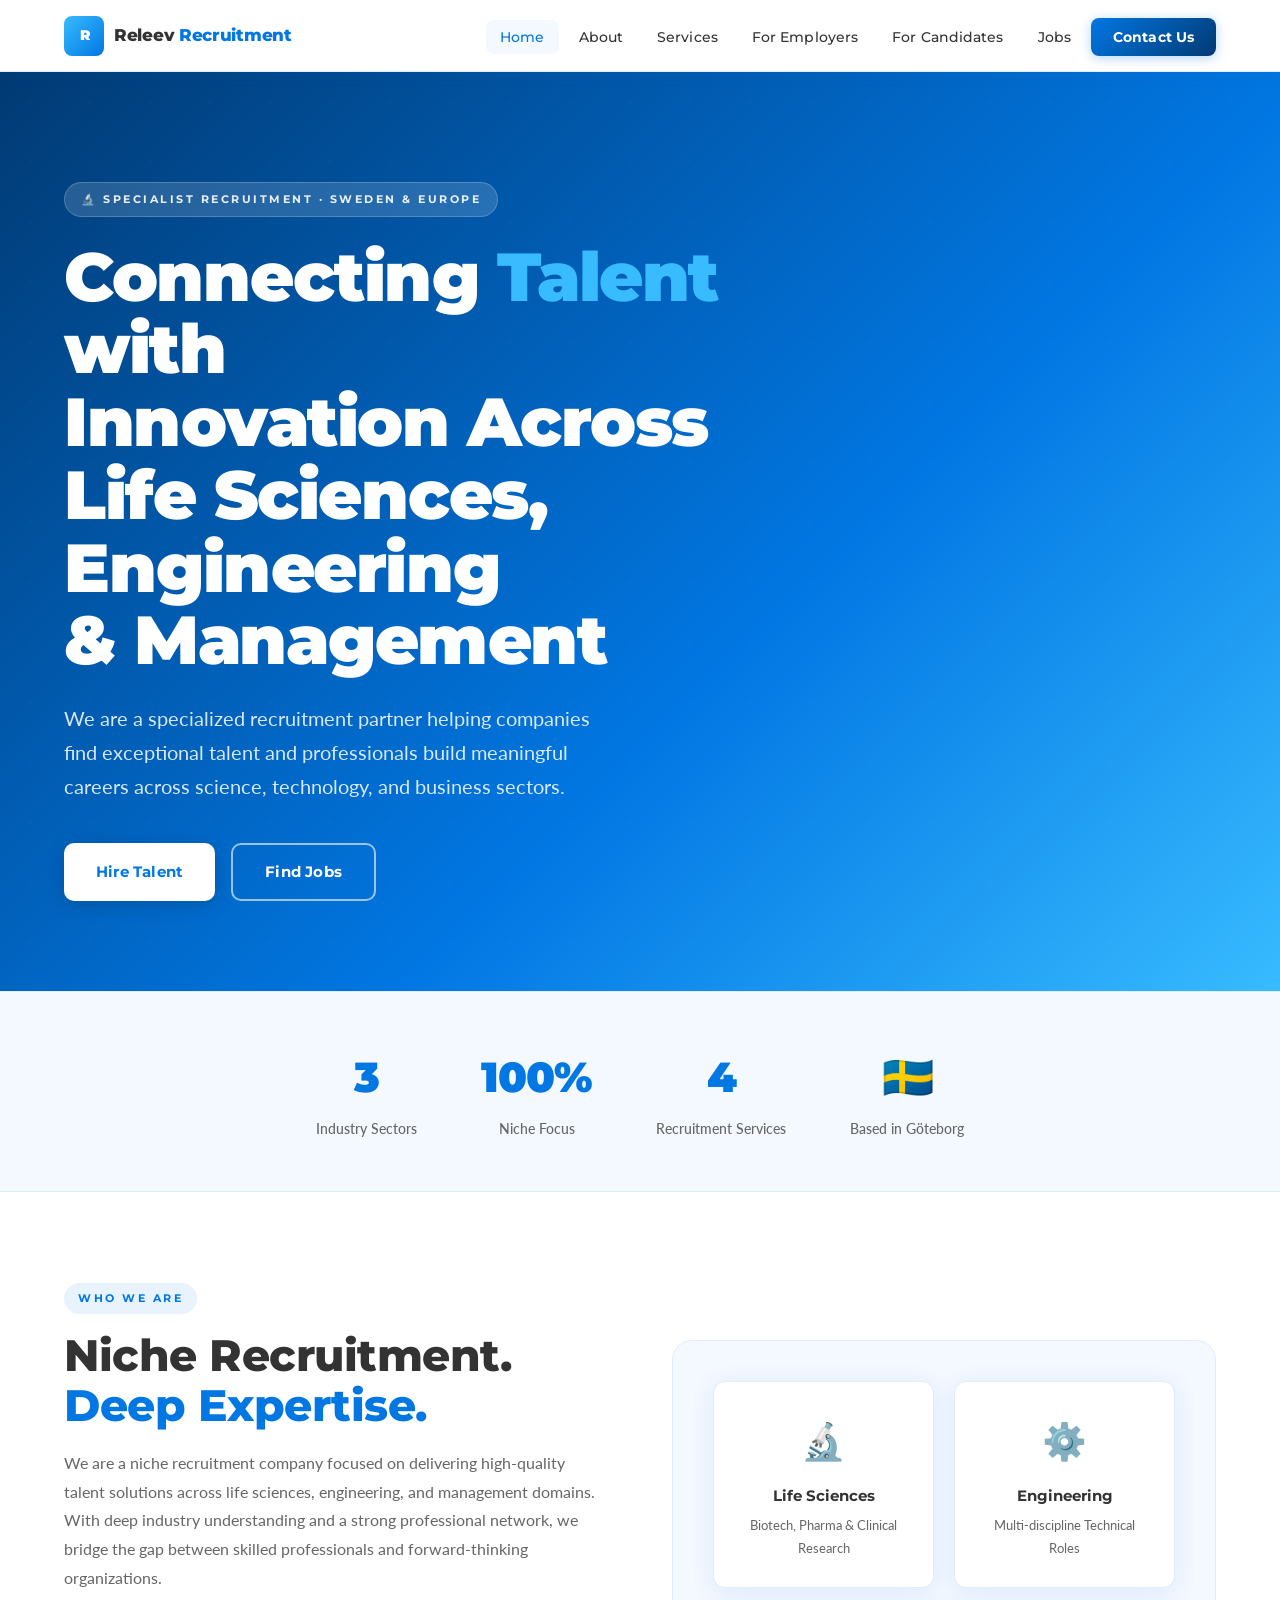
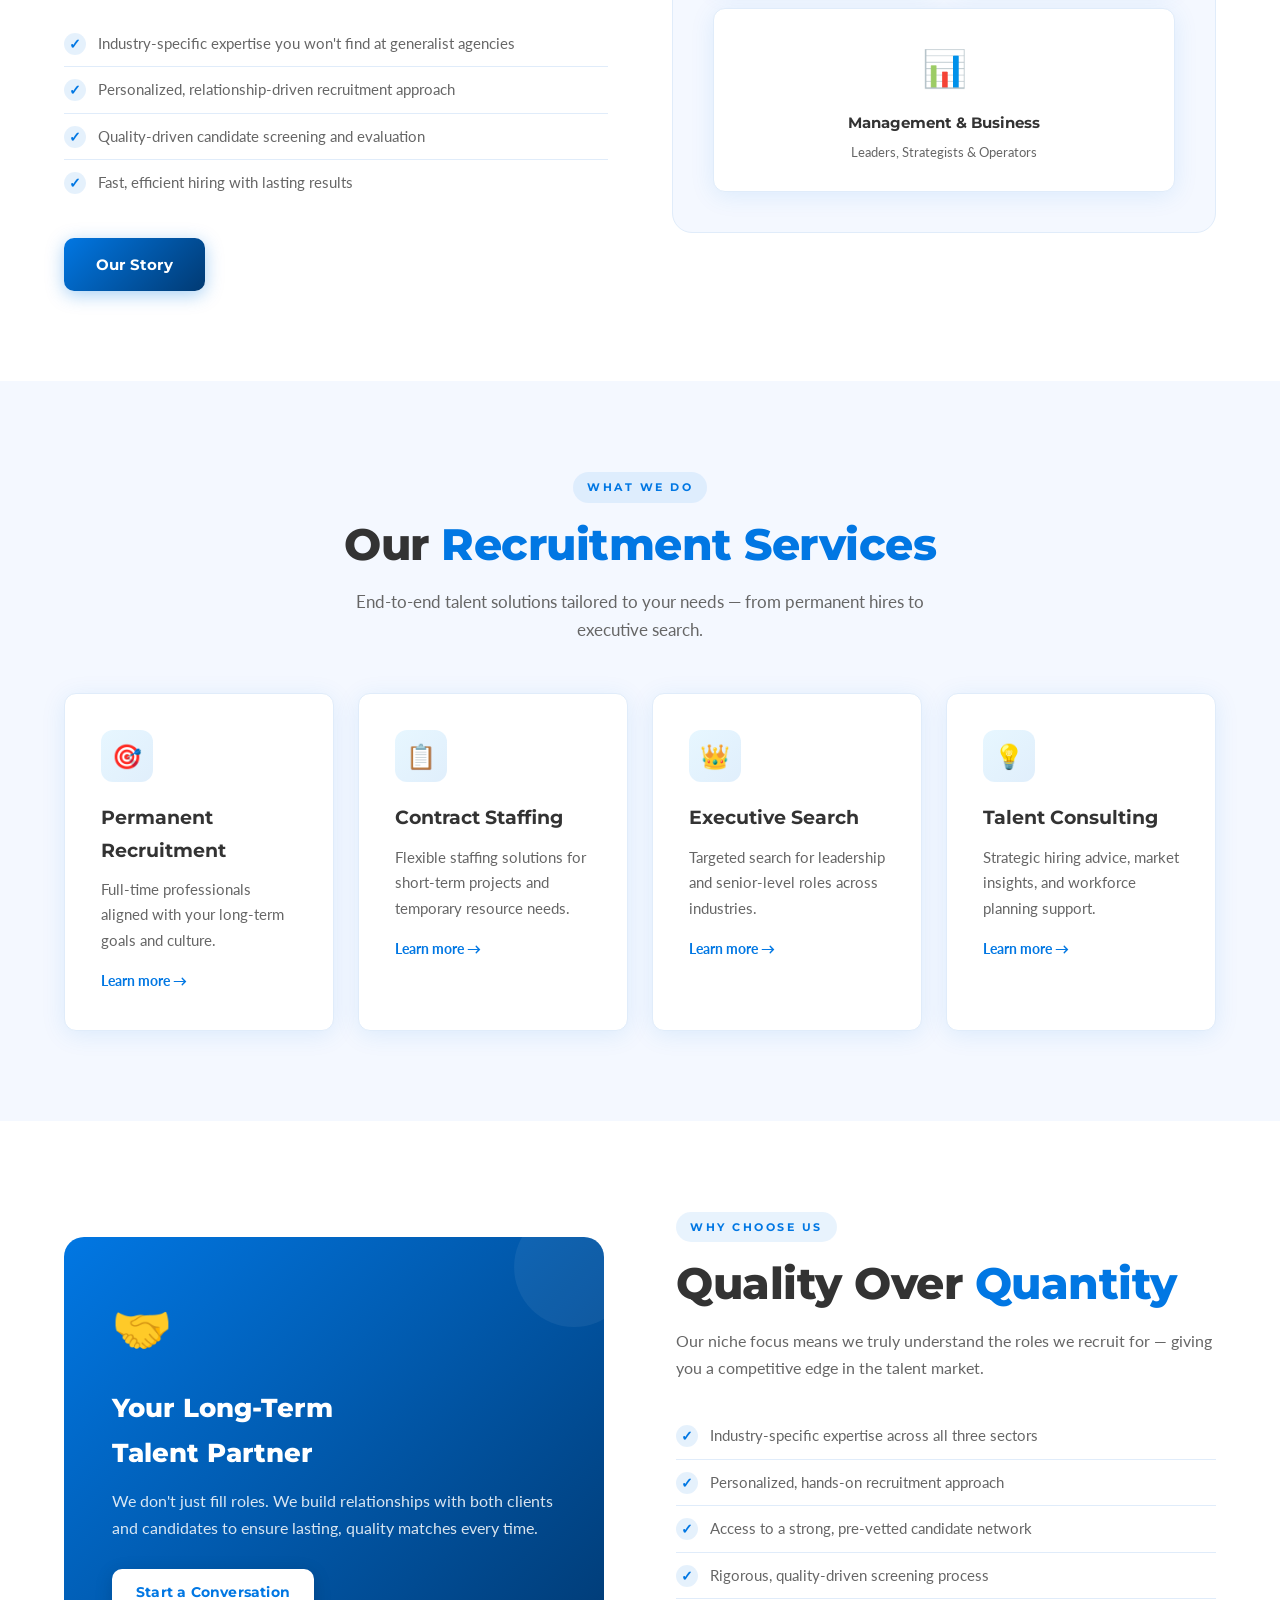
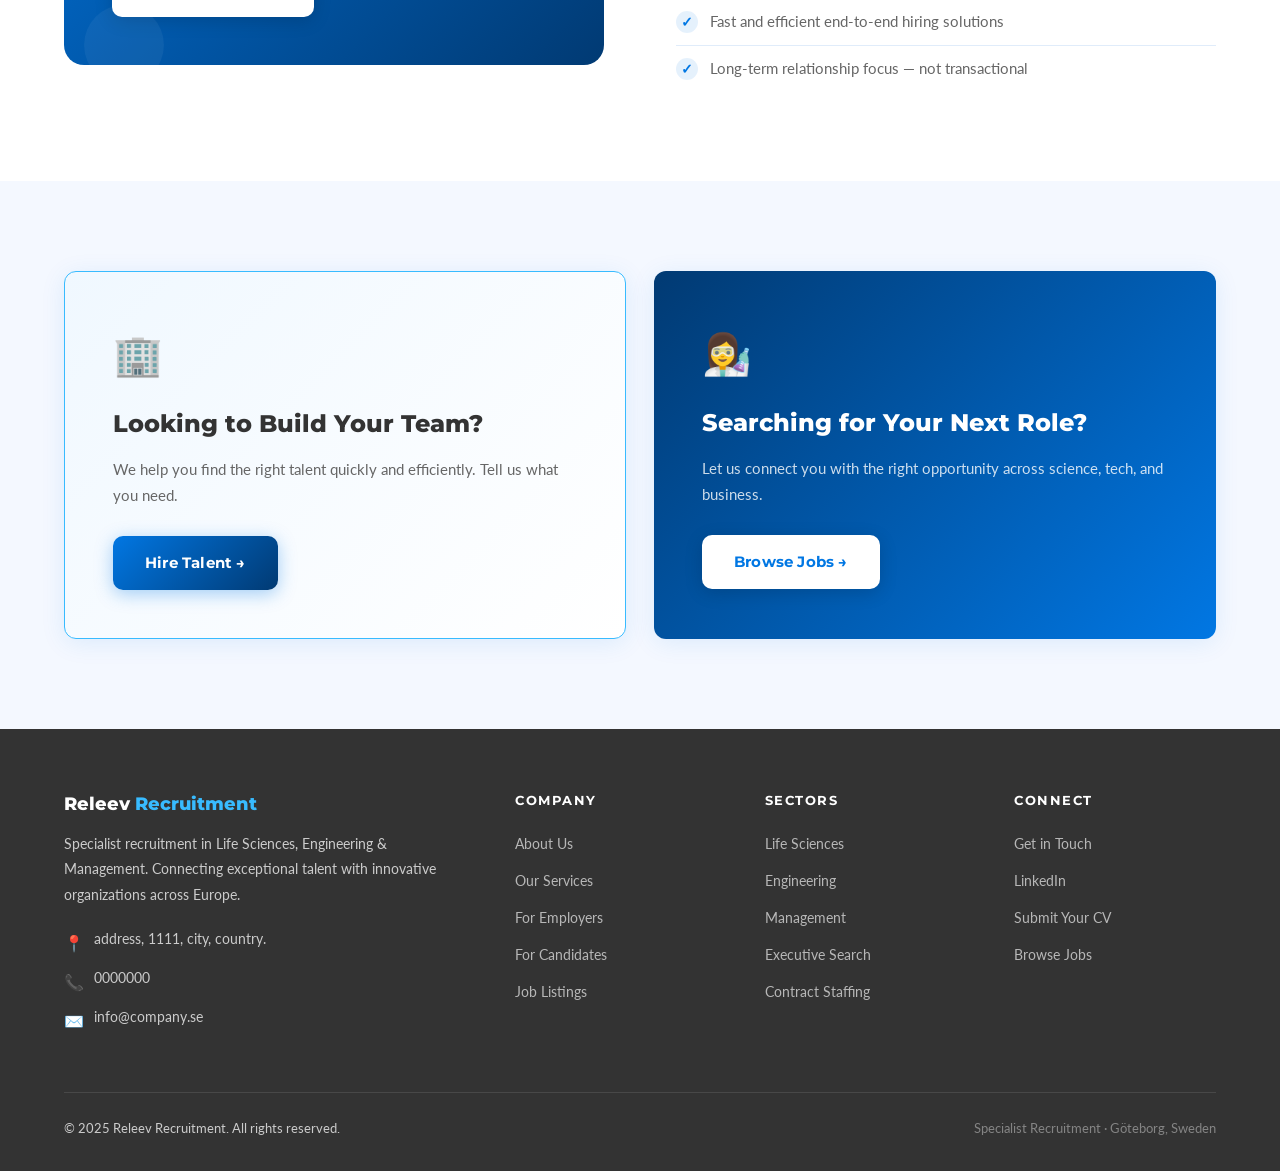
<file: index.html>
﻿<!DOCTYPE html>
<html lang="en">
<head>
  <meta charset="UTF-8" />
  <meta name="viewport" content="width=device-width, initial-scale=1.0" />
  <title>Releev Recruitment – Specialist Recruitment</title>
  <link rel="stylesheet" href="style.css" />
</head>
<body>

<!-- NAVBAR -->
<nav class="navbar">
  <a href="index.html" class="nav-logo">
    <div class="logo-icon">R</div>
    <span class="logo-text">Releev <span>Recruitment</span></span>
  </a>
  <ul class="nav-links" id="navLinks">
    <li><a href="index.html" class="active">Home</a></li>
    <li><a href="about.html">About</a></li>
    <li><a href="services.html">Services</a></li>
    <li><a href="employers.html">For Employers</a></li>
    <li><a href="candidates.html">For Candidates</a></li>
    <li><a href="jobs.html">Jobs</a></li>
    <li><a href="contact.html" class="nav-cta">Contact Us</a></li>
  </ul>
  <div class="hamburger" id="hamburger"><span></span><span></span><span></span></div>
</nav>

<!-- HERO -->
<section class="hero">
  <div class="hero-inner">
    <div class="hero-tag fade-up">🔬 Specialist Recruitment · Sweden &amp; Europe</div>
    <h1 class="fade-up delay-1">Connecting <em>Talent</em> with<br>Innovation Across<br>Life Sciences, Engineering<br>&amp; Management</h1>
    <p class="fade-up delay-2">We are a specialized recruitment partner helping companies find exceptional talent and professionals build meaningful careers across science, technology, and business sectors.</p>
    <div class="hero-btns fade-up delay-3">
      <a href="employers.html" class="btn btn-white">Hire Talent</a>
      <a href="jobs.html" class="btn btn-outline" style="border-color:rgba(255,255,255,0.6);color:white;">Find Jobs</a>
    </div>
  </div>
</section>

<!-- STAT STRIP -->
<section class="stat-strip">
  <div class="stat-grid">
    <div class="stat-item"><div class="num">3</div><div class="label">Industry Sectors</div></div>
    <div class="stat-item"><div class="num">100%</div><div class="label">Niche Focus</div></div>
    <div class="stat-item"><div class="num">4</div><div class="label">Recruitment Services</div></div>
    <div class="stat-item"><div class="num">🇸🇪</div><div class="label">Based in Göteborg</div></div>
  </div>
</section>

<!-- WHO WE ARE -->
<section class="section" style="background:white;">
  <div class="container">
    <div style="display:grid;grid-template-columns:1fr 1fr;gap:64px;align-items:center;">
      <div>
        <div class="section-tag">Who We Are</div>
        <h2 class="section-title">Niche Recruitment.<br><span>Deep Expertise.</span></h2>
        <p style="color:var(--grey-mid);font-size:16px;line-height:1.8;margin-bottom:28px;">We are a niche recruitment company focused on delivering high-quality talent solutions across life sciences, engineering, and management domains. With deep industry understanding and a strong professional network, we bridge the gap between skilled professionals and forward-thinking organizations.</p>
        <ul class="check-list">
          <li>Industry-specific expertise you won't find at generalist agencies</li>
          <li>Personalized, relationship-driven recruitment approach</li>
          <li>Quality-driven candidate screening and evaluation</li>
          <li>Fast, efficient hiring with lasting results</li>
        </ul>
        <div style="margin-top:32px;">
          <a href="about.html" class="btn btn-primary">Our Story</a>
        </div>
      </div>
      <div>
        <div style="background:var(--grey-light);border-radius:20px;padding:40px;border:1px solid var(--grey-border);">
          <div style="display:grid;grid-template-columns:1fr 1fr;gap:20px;">
            <div class="card" style="padding:28px;text-align:center;">
              <div style="font-size:36px;margin-bottom:12px;">🔬</div>
              <h4 style="font-family:var(--font-head);font-weight:700;font-size:15px;color:var(--grey-dark);">Life Sciences</h4>
              <p style="font-size:13px;color:var(--grey-mid);margin-top:6px;">Biotech, Pharma &amp; Clinical Research</p>
            </div>
            <div class="card" style="padding:28px;text-align:center;">
              <div style="font-size:36px;margin-bottom:12px;">⚙️</div>
              <h4 style="font-family:var(--font-head);font-weight:700;font-size:15px;color:var(--grey-dark);">Engineering</h4>
              <p style="font-size:13px;color:var(--grey-mid);margin-top:6px;">Multi-discipline Technical Roles</p>
            </div>
            <div class="card" style="padding:28px;text-align:center;grid-column:1/-1;">
              <div style="font-size:36px;margin-bottom:12px;">📊</div>
              <h4 style="font-family:var(--font-head);font-weight:700;font-size:15px;color:var(--grey-dark);">Management &amp; Business</h4>
              <p style="font-size:13px;color:var(--grey-mid);margin-top:6px;">Leaders, Strategists &amp; Operators</p>
            </div>
          </div>
        </div>
      </div>
    </div>
  </div>
</section>

<!-- OUR SERVICES -->
<section class="section" style="background:var(--grey-light);">
  <div class="container">
    <div class="text-center">
      <div class="section-tag">What We Do</div>
      <h2 class="section-title">Our <span>Recruitment Services</span></h2>
      <p class="section-subtitle">End-to-end talent solutions tailored to your needs — from permanent hires to executive search.</p>
    </div>
    <div class="grid-4">
      <div class="card">
        <div class="card-icon">🎯</div>
        <h3>Permanent Recruitment</h3>
        <p>Full-time professionals aligned with your long-term goals and culture.</p>
        <a href="services.html" style="color:var(--blue-deep);font-weight:700;font-size:14px;text-decoration:none;display:inline-flex;align-items:center;gap:6px;margin-top:16px;">Learn more →</a>
      </div>
      <div class="card">
        <div class="card-icon">📋</div>
        <h3>Contract Staffing</h3>
        <p>Flexible staffing solutions for short-term projects and temporary resource needs.</p>
        <a href="services.html" style="color:var(--blue-deep);font-weight:700;font-size:14px;text-decoration:none;display:inline-flex;align-items:center;gap:6px;margin-top:16px;">Learn more →</a>
      </div>
      <div class="card">
        <div class="card-icon">👑</div>
        <h3>Executive Search</h3>
        <p>Targeted search for leadership and senior-level roles across industries.</p>
        <a href="services.html" style="color:var(--blue-deep);font-weight:700;font-size:14px;text-decoration:none;display:inline-flex;align-items:center;gap:6px;margin-top:16px;">Learn more →</a>
      </div>
      <div class="card">
        <div class="card-icon">💡</div>
        <h3>Talent Consulting</h3>
        <p>Strategic hiring advice, market insights, and workforce planning support.</p>
        <a href="services.html" style="color:var(--blue-deep);font-weight:700;font-size:14px;text-decoration:none;display:inline-flex;align-items:center;gap:6px;margin-top:16px;">Learn more →</a>
      </div>
    </div>
  </div>
</section>

<!-- WHY CHOOSE US -->
<section class="section" style="background:white;">
  <div class="container">
    <div style="display:grid;grid-template-columns:1fr 1fr;gap:72px;align-items:center;">
      <div>
        <div style="background:linear-gradient(135deg,var(--blue-deep),var(--blue-dark));border-radius:20px;padding:48px;color:white;position:relative;overflow:hidden;">
          <div style="position:absolute;top:-30px;right:-30px;width:120px;height:120px;background:rgba(255,255,255,0.06);border-radius:50%;"></div>
          <div style="position:absolute;bottom:-20px;left:20px;width:80px;height:80px;background:rgba(255,255,255,0.05);border-radius:50%;"></div>
          <div style="font-size:48px;margin-bottom:20px;">🤝</div>
          <h3 style="font-family:var(--font-head);font-weight:800;font-size:26px;margin-bottom:12px;position:relative;">Your Long-Term<br>Talent Partner</h3>
          <p style="opacity:0.85;line-height:1.7;position:relative;">We don't just fill roles. We build relationships with both clients and candidates to ensure lasting, quality matches every time.</p>
          <a href="contact.html" class="btn btn-white" style="margin-top:28px;font-size:14px;padding:12px 24px;">Start a Conversation</a>
        </div>
      </div>
      <div>
        <div class="section-tag">Why Choose Us</div>
        <h2 class="section-title">Quality Over <span>Quantity</span></h2>
        <p style="color:var(--grey-mid);margin-bottom:32px;">Our niche focus means we truly understand the roles we recruit for — giving you a competitive edge in the talent market.</p>
        <ul class="check-list">
          <li>Industry-specific expertise across all three sectors</li>
          <li>Personalized, hands-on recruitment approach</li>
          <li>Access to a strong, pre-vetted candidate network</li>
          <li>Rigorous, quality-driven screening process</li>
          <li>Fast and efficient end-to-end hiring solutions</li>
          <li>Long-term relationship focus — not transactional</li>
        </ul>
      </div>
    </div>
  </div>
</section>

<!-- DUAL CTA -->
<section class="section" style="background:var(--grey-light);">
  <div class="container">
    <div style="display:grid;grid-template-columns:1fr 1fr;gap:28px;">
      <div class="card" style="background:linear-gradient(135deg,#f0f8ff,white);border-color:var(--blue-light);padding:48px;">
        <div style="font-size:40px;margin-bottom:16px;">🏢</div>
        <h3 style="font-family:var(--font-head);font-weight:800;font-size:24px;margin-bottom:12px;">Looking to Build Your Team?</h3>
        <p style="color:var(--grey-mid);margin-bottom:28px;line-height:1.7;">We help you find the right talent quickly and efficiently. Tell us what you need.</p>
        <a href="employers.html" class="btn btn-primary">Hire Talent →</a>
      </div>
      <div class="card" style="background:linear-gradient(135deg,#013A73,#0177E3);border:none;padding:48px;">
        <div style="font-size:40px;margin-bottom:16px;">👩‍🔬</div>
        <h3 style="font-family:var(--font-head);font-weight:800;font-size:24px;margin-bottom:12px;color:white;">Searching for Your Next Role?</h3>
        <p style="color:rgba(255,255,255,0.8);margin-bottom:28px;line-height:1.7;">Let us connect you with the right opportunity across science, tech, and business.</p>
        <a href="jobs.html" class="btn btn-white">Browse Jobs →</a>
      </div>
    </div>
  </div>
</section>

<!-- FOOTER -->
<footer>
  <div class="container">
    <div class="footer-grid">
      <div class="footer-brand">
        <div class="logo-text">Releev <span>Recruitment</span></div>
        <p>Specialist recruitment in Life Sciences, Engineering &amp; Management. Connecting exceptional talent with innovative organizations across Europe.</p>
        <div style="margin-top:20px;">
          <div class="footer-contact-item"><span>📍</span><span>address, 1111, city, country.</span></div>
          <div class="footer-contact-item"><span>📞</span><span>0000000</span></div>
          <div class="footer-contact-item"><span>✉️</span><span>info@company.se</span></div>
        </div>
      </div>
      <div class="footer-col">
        <h4>Company</h4>
        <ul>
          <li><a href="about.html">About Us</a></li>
          <li><a href="services.html">Our Services</a></li>
          <li><a href="employers.html">For Employers</a></li>
          <li><a href="candidates.html">For Candidates</a></li>
          <li><a href="jobs.html">Job Listings</a></li>
        </ul>
      </div>
      <div class="footer-col">
        <h4>Sectors</h4>
        <ul>
          <li><a href="employers.html">Life Sciences</a></li>
          <li><a href="employers.html">Engineering</a></li>
          <li><a href="employers.html">Management</a></li>
          <li><a href="services.html">Executive Search</a></li>
          <li><a href="services.html">Contract Staffing</a></li>
        </ul>
      </div>
      <div class="footer-col">
        <h4>Connect</h4>
        <ul>
          <li><a href="contact.html">Get in Touch</a></li>
          <li><a href="https://linkedin.com" target="_blank">LinkedIn</a></li>
          <li><a href="candidates.html">Submit Your CV</a></li>
          <li><a href="jobs.html">Browse Jobs</a></li>
        </ul>
      </div>
    </div>
    <div class="footer-bottom">
      <span>© 2025 Releev Recruitment. All rights reserved.</span>
      <span style="color:rgba(255,255,255,0.4);">Specialist Recruitment · Göteborg, Sweden</span>
    </div>
  </div>
</footer>

<script>
  document.getElementById('hamburger').addEventListener('click', () => {
    document.getElementById('navLinks').classList.toggle('open');
  });
</script>
</body>
</html>
</file>
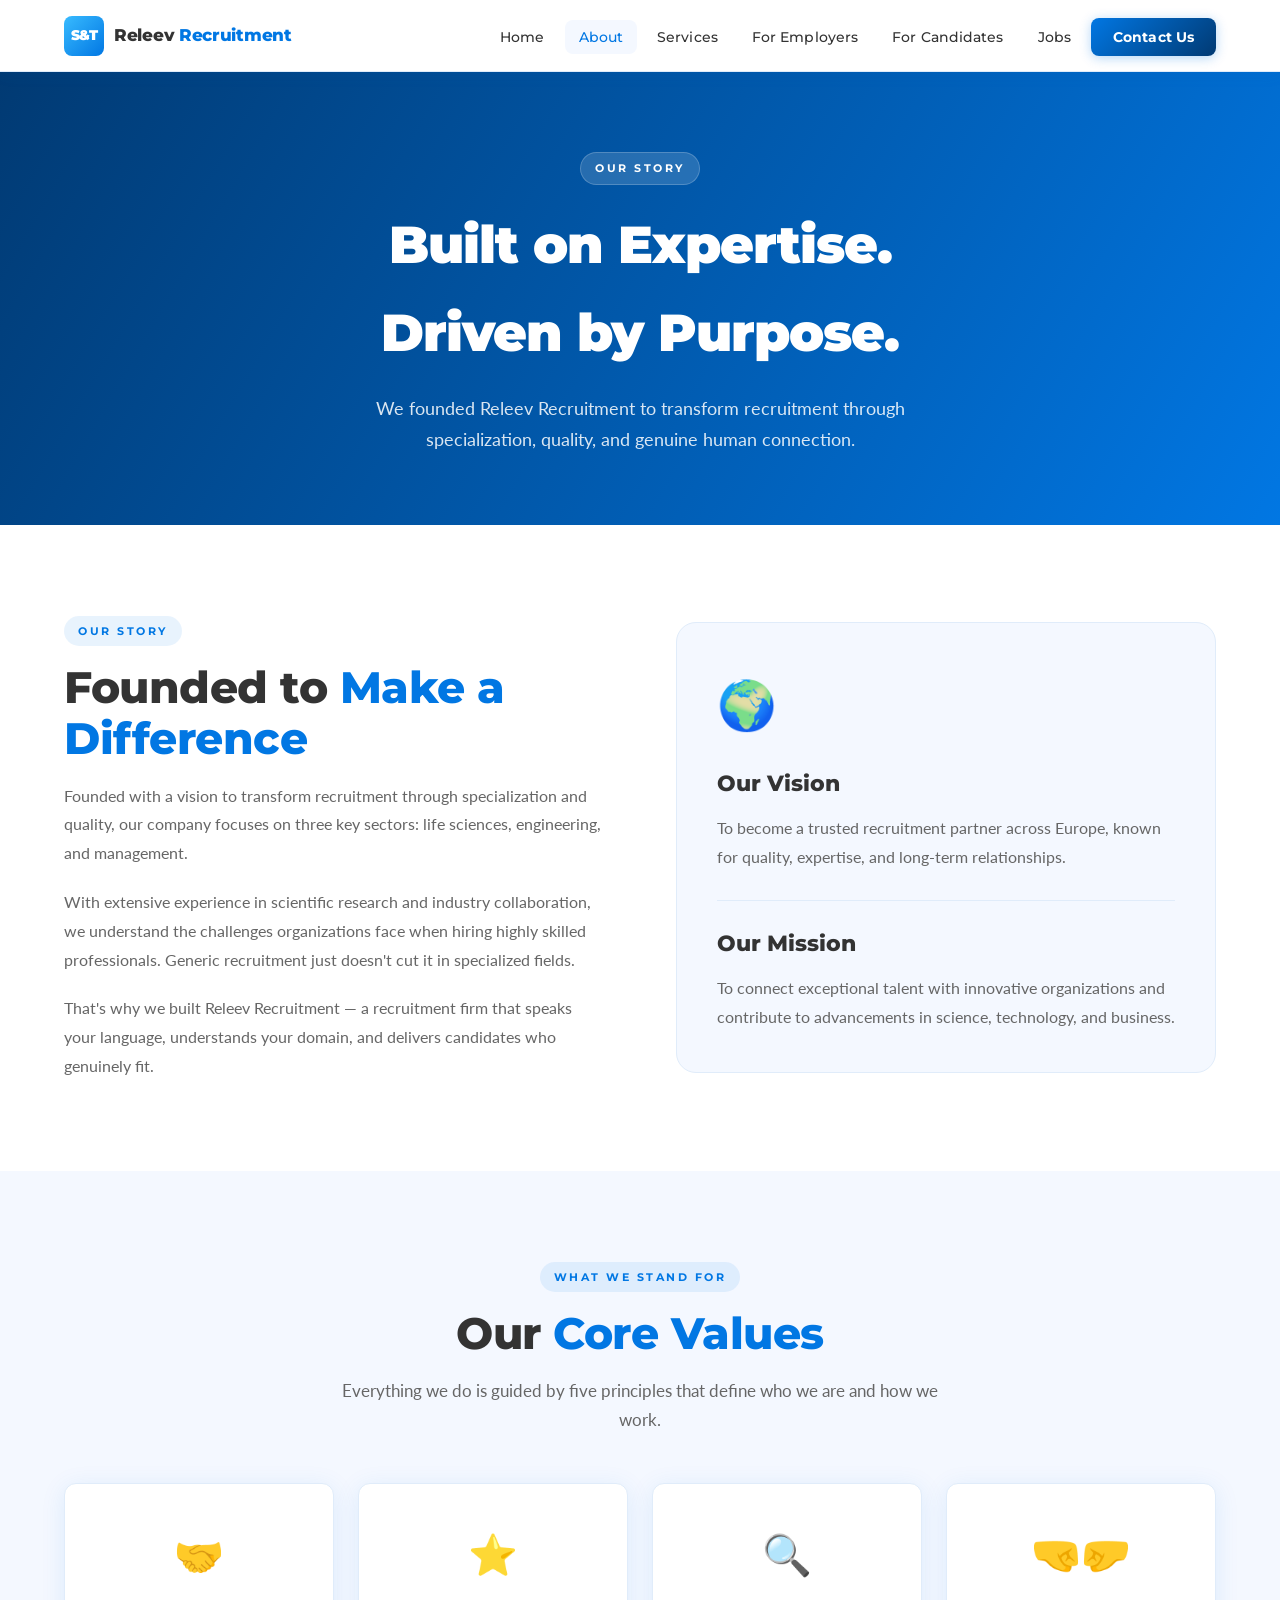
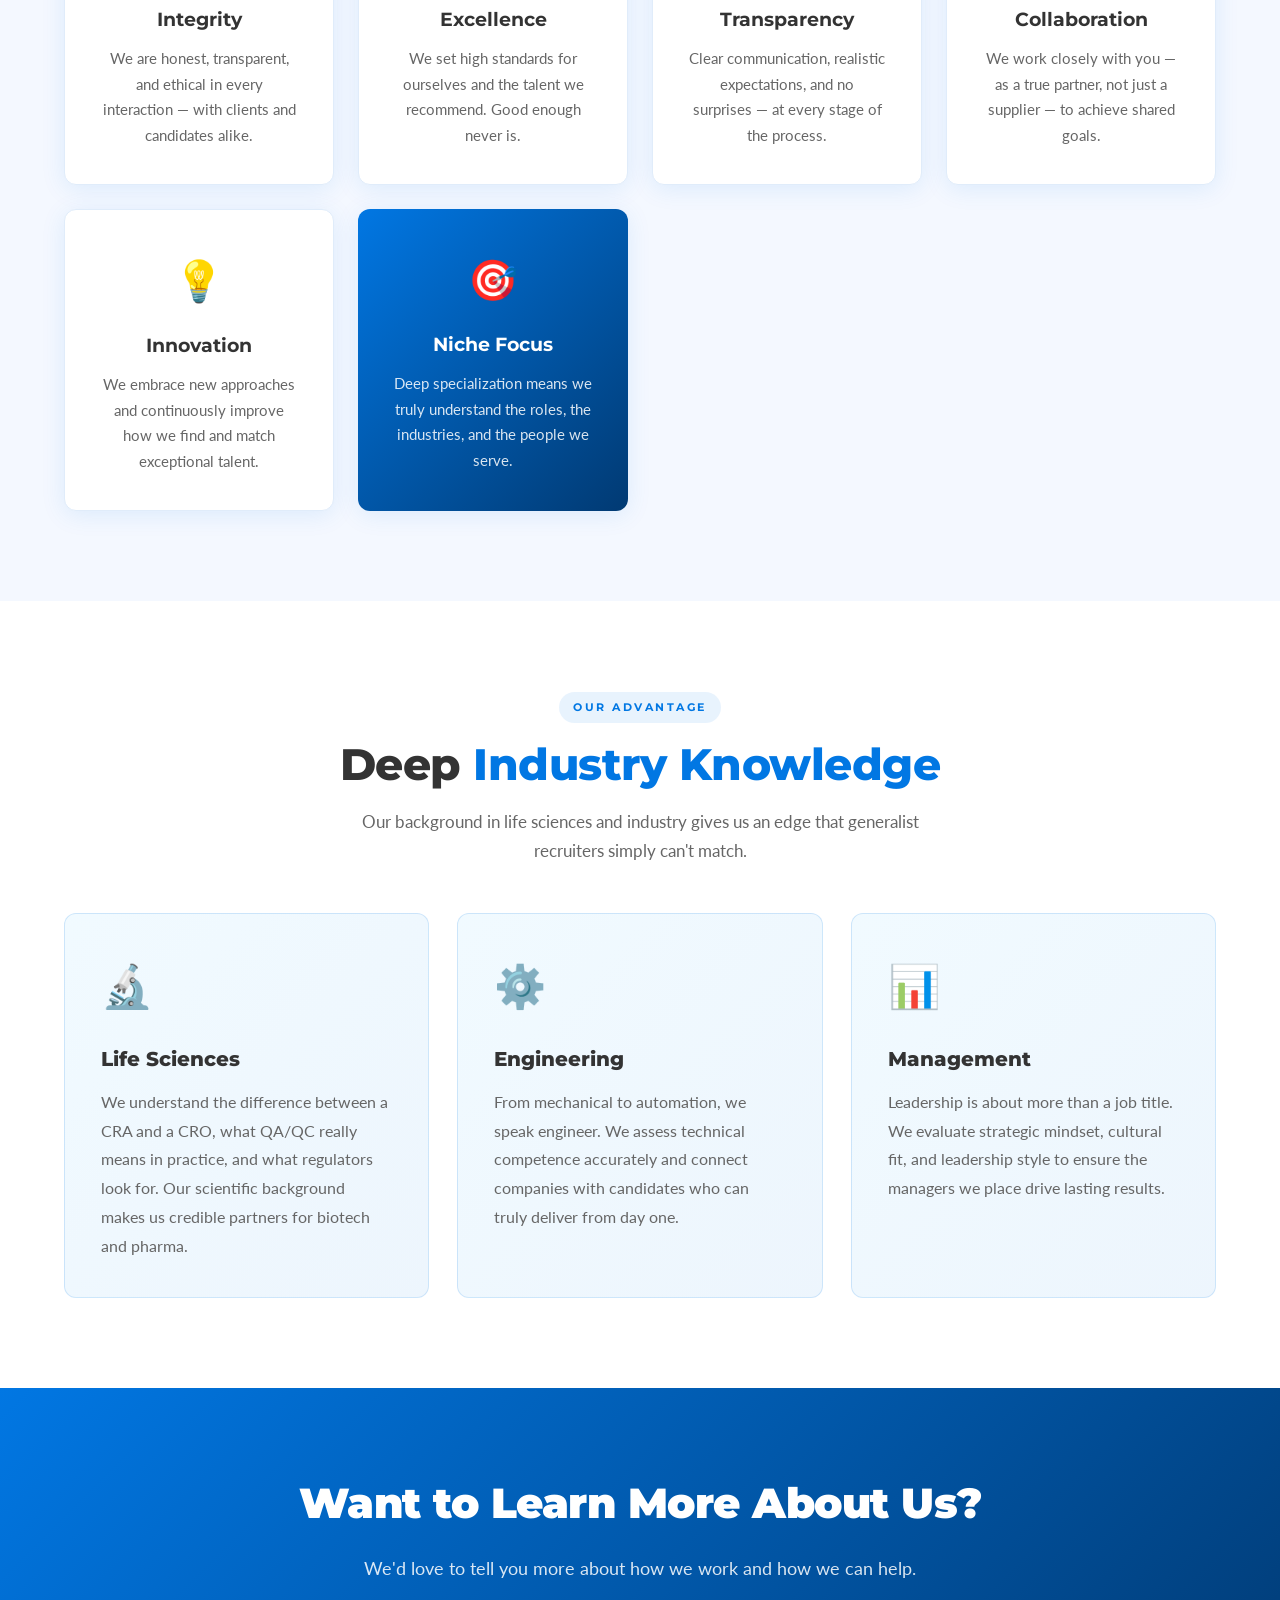
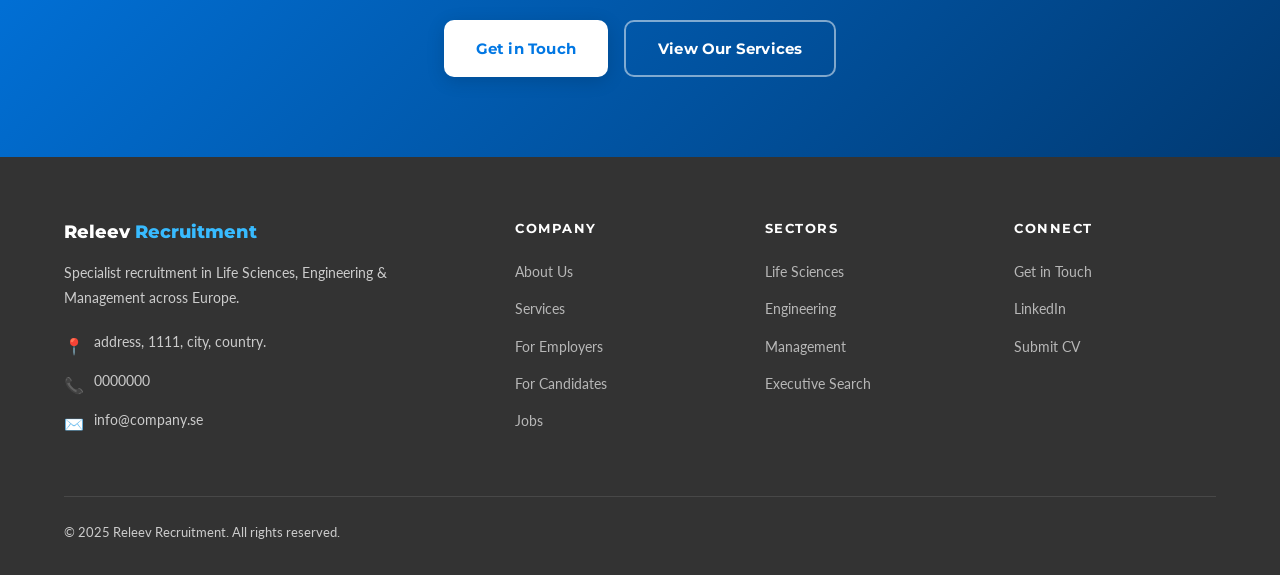
<file: about.html>
﻿<!DOCTYPE html>
<html lang="en">
<head>
  <meta charset="UTF-8" />
  <meta name="viewport" content="width=device-width, initial-scale=1.0" />
  <title>About Us – Releev Recruitment</title>
  <link rel="stylesheet" href="style.css" />
</head>
<body>

<nav class="navbar">
  <a href="index.html" class="nav-logo">
    <div class="logo-icon">S&T</div>
    <span class="logo-text">Releev <span>Recruitment</span></span>
  </a>
  <ul class="nav-links" id="navLinks">
    <li><a href="index.html">Home</a></li>
    <li><a href="about.html" class="active">About</a></li>
    <li><a href="services.html">Services</a></li>
    <li><a href="employers.html">For Employers</a></li>
    <li><a href="candidates.html">For Candidates</a></li>
    <li><a href="jobs.html">Jobs</a></li>
    <li><a href="contact.html" class="nav-cta">Contact Us</a></li>
  </ul>
  <div class="hamburger" id="hamburger"><span></span><span></span><span></span></div>
</nav>

<section class="page-hero">
  <div class="section-tag" style="background:rgba(255,255,255,0.15);color:white;border:1px solid rgba(255,255,255,0.2);">Our Story</div>
  <h1>Built on Expertise.<br>Driven by Purpose.</h1>
  <p>We founded Releev Recruitment to transform recruitment through specialization, quality, and genuine human connection.</p>
</section>

<!-- OUR STORY -->
<section class="section" style="background:white;">
  <div class="container">
    <div style="display:grid;grid-template-columns:1fr 1fr;gap:72px;align-items:center;">
      <div>
        <div class="section-tag">Our Story</div>
        <h2 class="section-title">Founded to <span>Make a Difference</span></h2>
        <p style="color:var(--grey-mid);line-height:1.8;margin-bottom:20px;">Founded with a vision to transform recruitment through specialization and quality, our company focuses on three key sectors: life sciences, engineering, and management.</p>
        <p style="color:var(--grey-mid);line-height:1.8;margin-bottom:20px;">With extensive experience in scientific research and industry collaboration, we understand the challenges organizations face when hiring highly skilled professionals. Generic recruitment just doesn't cut it in specialized fields.</p>
        <p style="color:var(--grey-mid);line-height:1.8;">That's why we built Releev Recruitment — a recruitment firm that speaks your language, understands your domain, and delivers candidates who genuinely fit.</p>
      </div>
      <div style="position:relative;">
        <div style="background:var(--grey-light);border-radius:20px;padding:40px;border:1px solid var(--grey-border);">
          <div style="font-size:48px;margin-bottom:20px;">🌍</div>
          <h3 style="font-family:var(--font-head);font-weight:800;font-size:22px;color:var(--grey-dark);margin-bottom:12px;">Our Vision</h3>
          <p style="color:var(--grey-mid);line-height:1.8;margin-bottom:28px;">To become a trusted recruitment partner across Europe, known for quality, expertise, and long-term relationships.</p>
          <div style="border-top:1px solid var(--grey-border);padding-top:24px;">
            <h3 style="font-family:var(--font-head);font-weight:800;font-size:22px;color:var(--grey-dark);margin-bottom:12px;">Our Mission</h3>
            <p style="color:var(--grey-mid);line-height:1.8;">To connect exceptional talent with innovative organizations and contribute to advancements in science, technology, and business.</p>
          </div>
        </div>
      </div>
    </div>
  </div>
</section>

<!-- VALUES -->
<section class="section" style="background:var(--grey-light);">
  <div class="container">
    <div class="text-center">
      <div class="section-tag">What We Stand For</div>
      <h2 class="section-title">Our <span>Core Values</span></h2>
      <p class="section-subtitle">Everything we do is guided by five principles that define who we are and how we work.</p>
    </div>
    <div class="grid-3" style="gap:24px;">
      <div class="card" style="text-align:center;">
        <div style="font-size:40px;margin-bottom:16px;">🤝</div>
        <h3>Integrity</h3>
        <p>We are honest, transparent, and ethical in every interaction — with clients and candidates alike.</p>
      </div>
      <div class="card" style="text-align:center;">
        <div style="font-size:40px;margin-bottom:16px;">⭐</div>
        <h3>Excellence</h3>
        <p>We set high standards for ourselves and the talent we recommend. Good enough never is.</p>
      </div>
      <div class="card" style="text-align:center;">
        <div style="font-size:40px;margin-bottom:16px;">🔍</div>
        <h3>Transparency</h3>
        <p>Clear communication, realistic expectations, and no surprises — at every stage of the process.</p>
      </div>
      <div class="card" style="text-align:center;">
        <div style="font-size:40px;margin-bottom:16px;">🤜🤛</div>
        <h3>Collaboration</h3>
        <p>We work closely with you — as a true partner, not just a supplier — to achieve shared goals.</p>
      </div>
      <div class="card" style="text-align:center;">
        <div style="font-size:40px;margin-bottom:16px;">💡</div>
        <h3>Innovation</h3>
        <p>We embrace new approaches and continuously improve how we find and match exceptional talent.</p>
      </div>
      <div class="card" style="background:linear-gradient(135deg,var(--blue-deep),var(--blue-dark));border:none;text-align:center;">
        <div style="font-size:40px;margin-bottom:16px;">🎯</div>
        <h3 style="color:white;">Niche Focus</h3>
        <p style="color:rgba(255,255,255,0.85);">Deep specialization means we truly understand the roles, the industries, and the people we serve.</p>
      </div>
    </div>
  </div>
</section>

<!-- EXPERTISE -->
<section class="section" style="background:white;">
  <div class="container">
    <div class="text-center">
      <div class="section-tag">Our Advantage</div>
      <h2 class="section-title">Deep <span>Industry Knowledge</span></h2>
      <p class="section-subtitle">Our background in life sciences and industry gives us an edge that generalist recruiters simply can't match.</p>
    </div>
    <div class="grid-3" style="margin-top:16px;">
      <div style="padding:36px;border-radius:var(--radius);background:linear-gradient(135deg,rgba(56,187,255,0.07),rgba(1,119,227,0.07));border:1px solid rgba(1,119,227,0.15);">
        <div style="font-size:42px;margin-bottom:20px;">🔬</div>
        <h3 style="font-family:var(--font-head);font-weight:800;font-size:20px;color:var(--grey-dark);margin-bottom:12px;">Life Sciences</h3>
        <p style="color:var(--grey-mid);line-height:1.8;">We understand the difference between a CRA and a CRO, what QA/QC really means in practice, and what regulators look for. Our scientific background makes us credible partners for biotech and pharma.</p>
      </div>
      <div style="padding:36px;border-radius:var(--radius);background:linear-gradient(135deg,rgba(56,187,255,0.07),rgba(1,119,227,0.07));border:1px solid rgba(1,119,227,0.15);">
        <div style="font-size:42px;margin-bottom:20px;">⚙️</div>
        <h3 style="font-family:var(--font-head);font-weight:800;font-size:20px;color:var(--grey-dark);margin-bottom:12px;">Engineering</h3>
        <p style="color:var(--grey-mid);line-height:1.8;">From mechanical to automation, we speak engineer. We assess technical competence accurately and connect companies with candidates who can truly deliver from day one.</p>
      </div>
      <div style="padding:36px;border-radius:var(--radius);background:linear-gradient(135deg,rgba(56,187,255,0.07),rgba(1,119,227,0.07));border:1px solid rgba(1,119,227,0.15);">
        <div style="font-size:42px;margin-bottom:20px;">📊</div>
        <h3 style="font-family:var(--font-head);font-weight:800;font-size:20px;color:var(--grey-dark);margin-bottom:12px;">Management</h3>
        <p style="color:var(--grey-mid);line-height:1.8;">Leadership is about more than a job title. We evaluate strategic mindset, cultural fit, and leadership style to ensure the managers we place drive lasting results.</p>
      </div>
    </div>
  </div>
</section>

<!-- CTA -->
<div class="cta-banner">
  <div class="container">
    <h2>Want to Learn More About Us?</h2>
    <p>We'd love to tell you more about how we work and how we can help.</p>
    <div class="btn-group">
      <a href="contact.html" class="btn btn-white">Get in Touch</a>
      <a href="services.html" class="btn btn-outline" style="border-color:rgba(255,255,255,0.5);color:white;">View Our Services</a>
    </div>
  </div>
</div>

<footer>
  <div class="container">
    <div class="footer-grid">
      <div class="footer-brand">
        <div class="logo-text">Releev <span>Recruitment</span></div>
        <p>Specialist recruitment in Life Sciences, Engineering &amp; Management across Europe.</p>
        <div style="margin-top:20px;">
          <div class="footer-contact-item"><span>📍</span><span>address, 1111, city, country.</span></div>
          <div class="footer-contact-item"><span>📞</span><span>0000000</span></div>
          <div class="footer-contact-item"><span>✉️</span><span>info@company.se</span></div>
        </div>
      </div>
      <div class="footer-col"><h4>Company</h4><ul><li><a href="about.html">About Us</a></li><li><a href="services.html">Services</a></li><li><a href="employers.html">For Employers</a></li><li><a href="candidates.html">For Candidates</a></li><li><a href="jobs.html">Jobs</a></li></ul></div>
      <div class="footer-col"><h4>Sectors</h4><ul><li><a href="employers.html">Life Sciences</a></li><li><a href="employers.html">Engineering</a></li><li><a href="employers.html">Management</a></li><li><a href="services.html">Executive Search</a></li></ul></div>
      <div class="footer-col"><h4>Connect</h4><ul><li><a href="contact.html">Get in Touch</a></li><li><a href="https://linkedin.com" target="_blank">LinkedIn</a></li><li><a href="candidates.html">Submit CV</a></li></ul></div>
    </div>
    <div class="footer-bottom"><span>© 2025 Releev Recruitment. All rights reserved.</span></div>
  </div>
</footer>

<script>document.getElementById('hamburger').addEventListener('click',()=>document.getElementById('navLinks').classList.toggle('open'));</script>
</body>
</html>
</file>
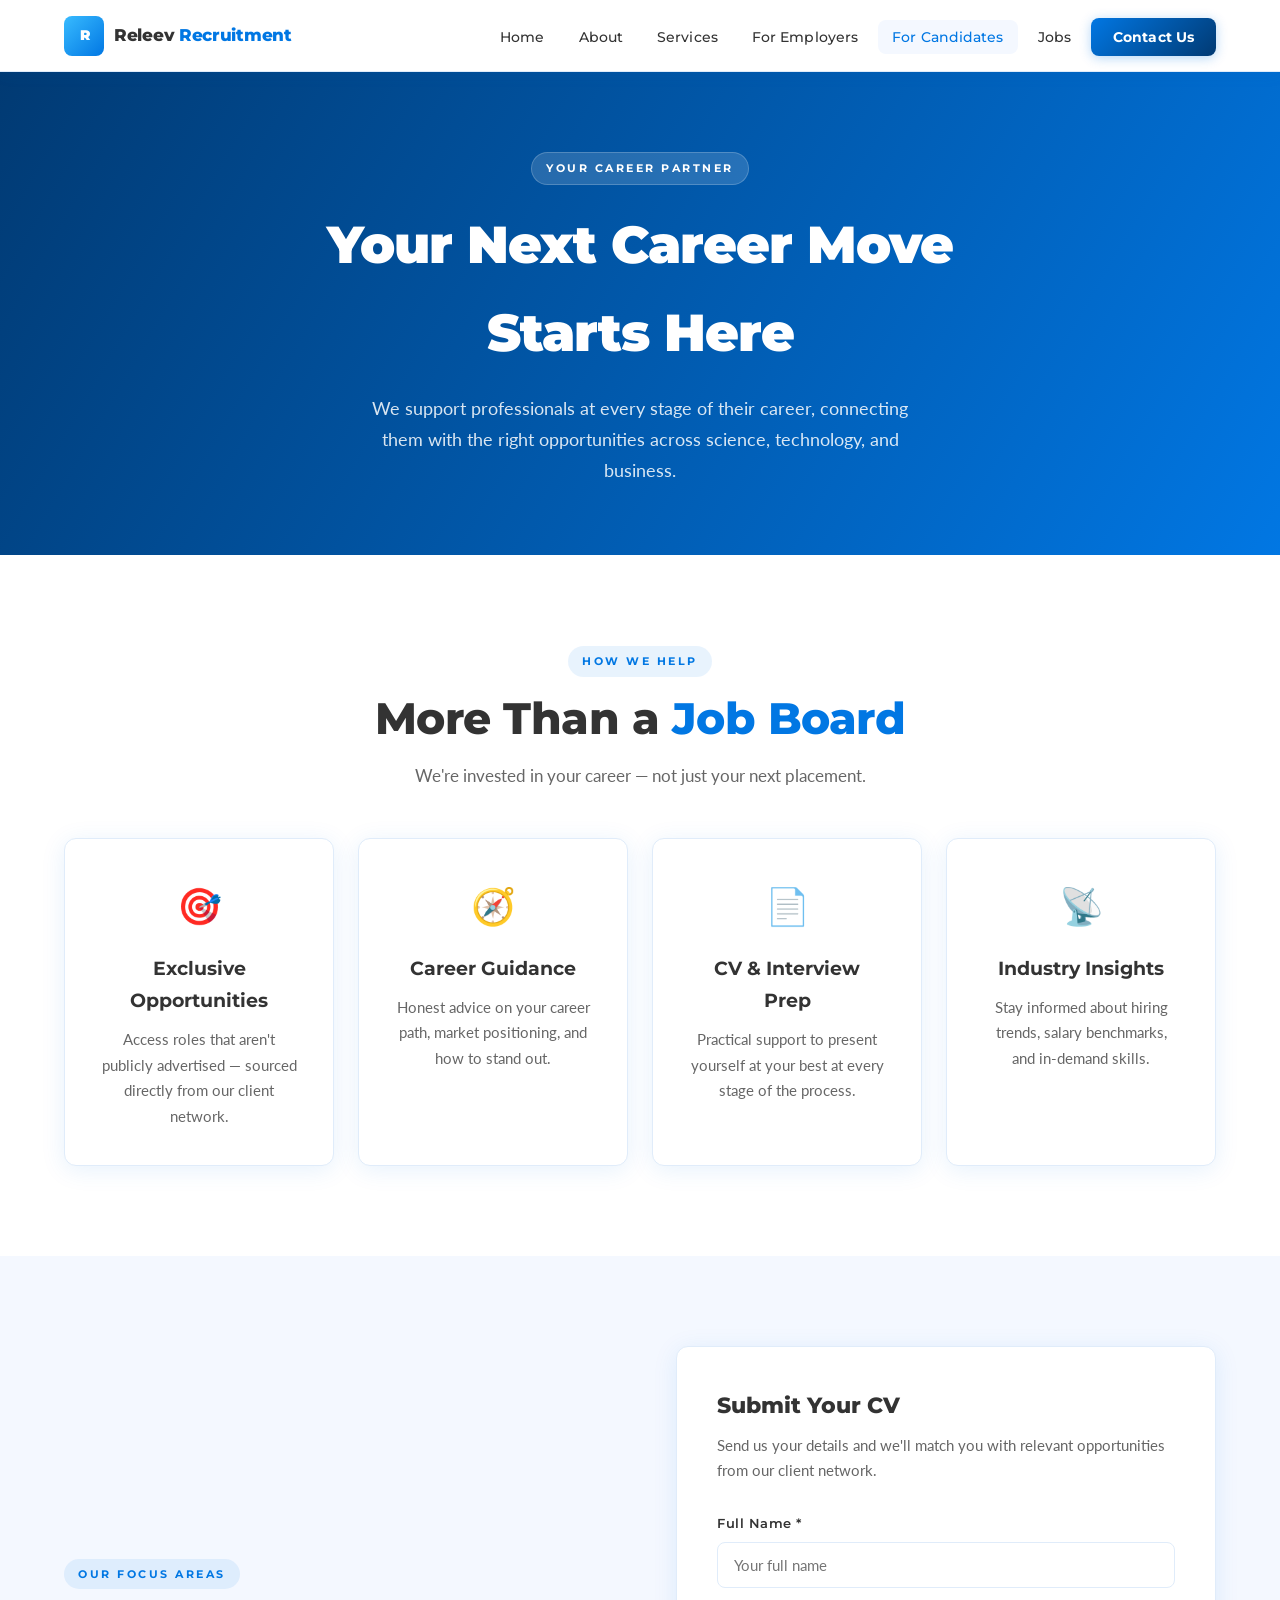
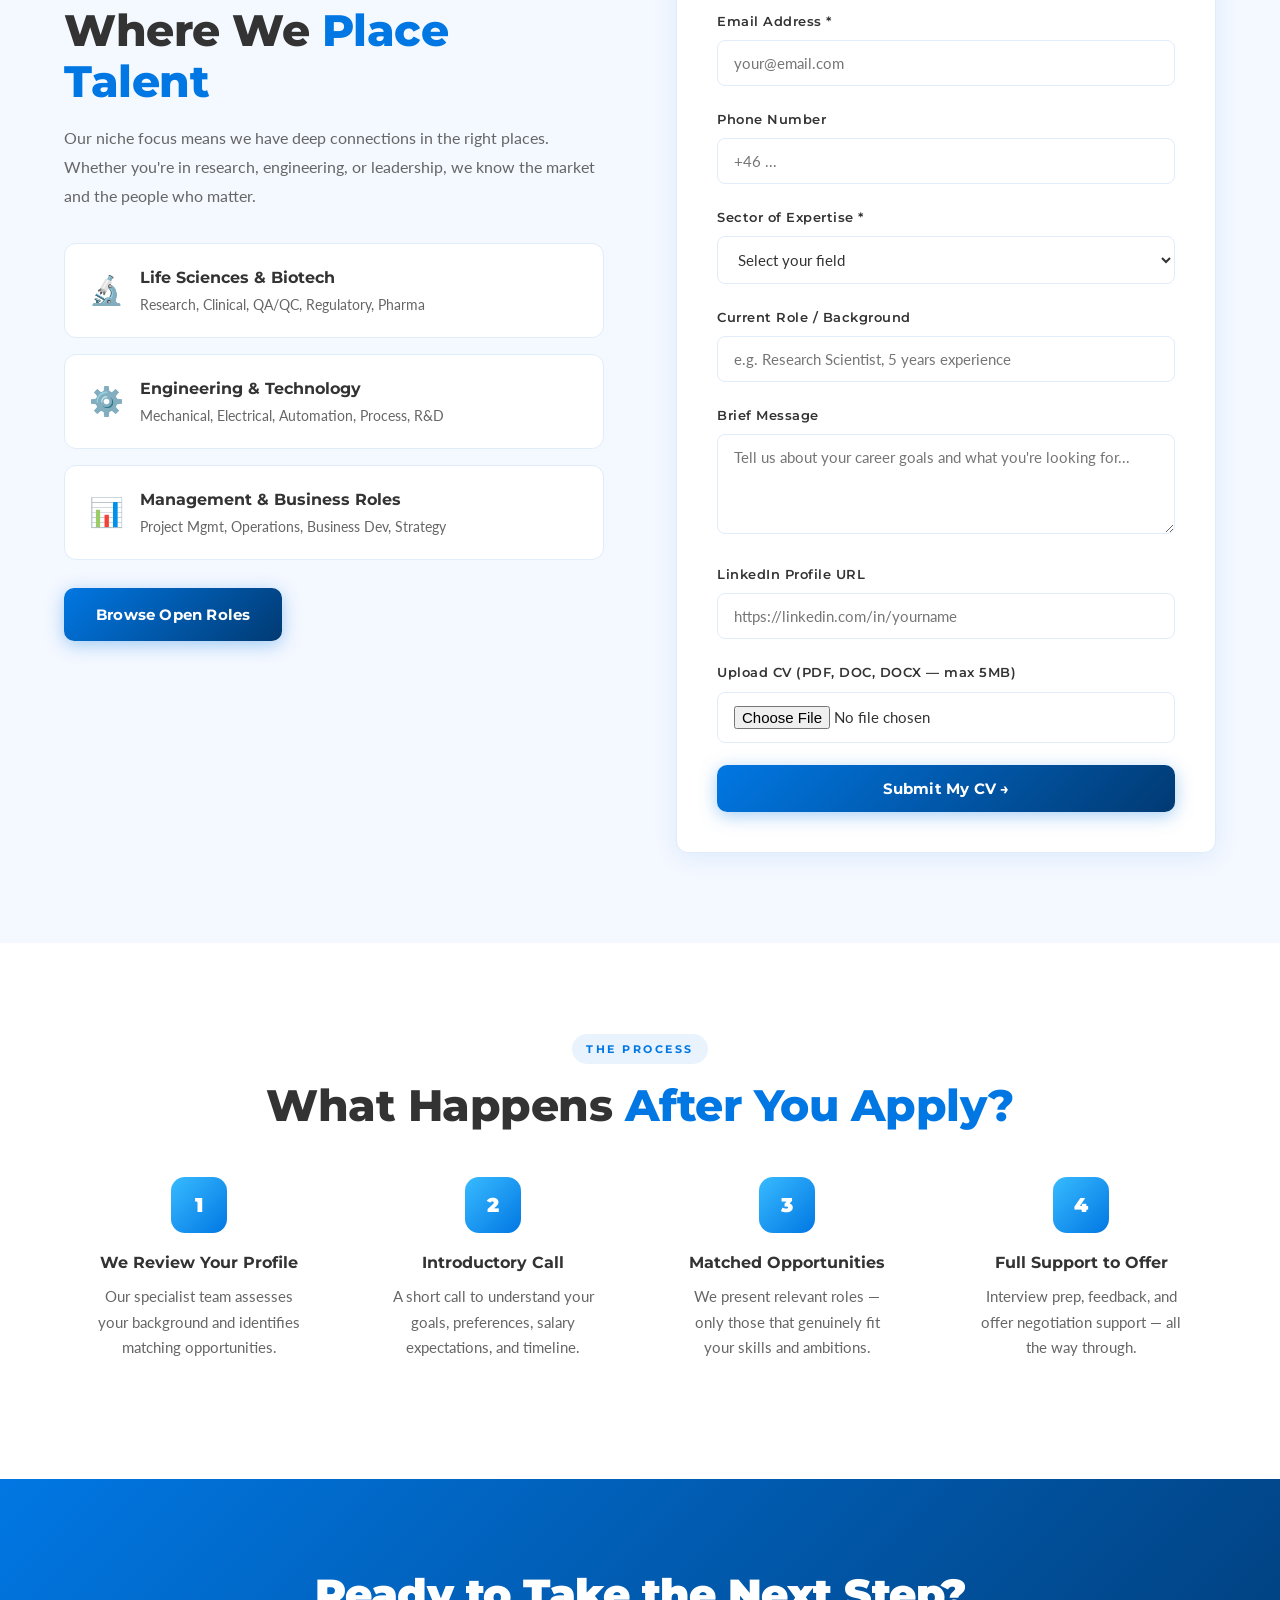
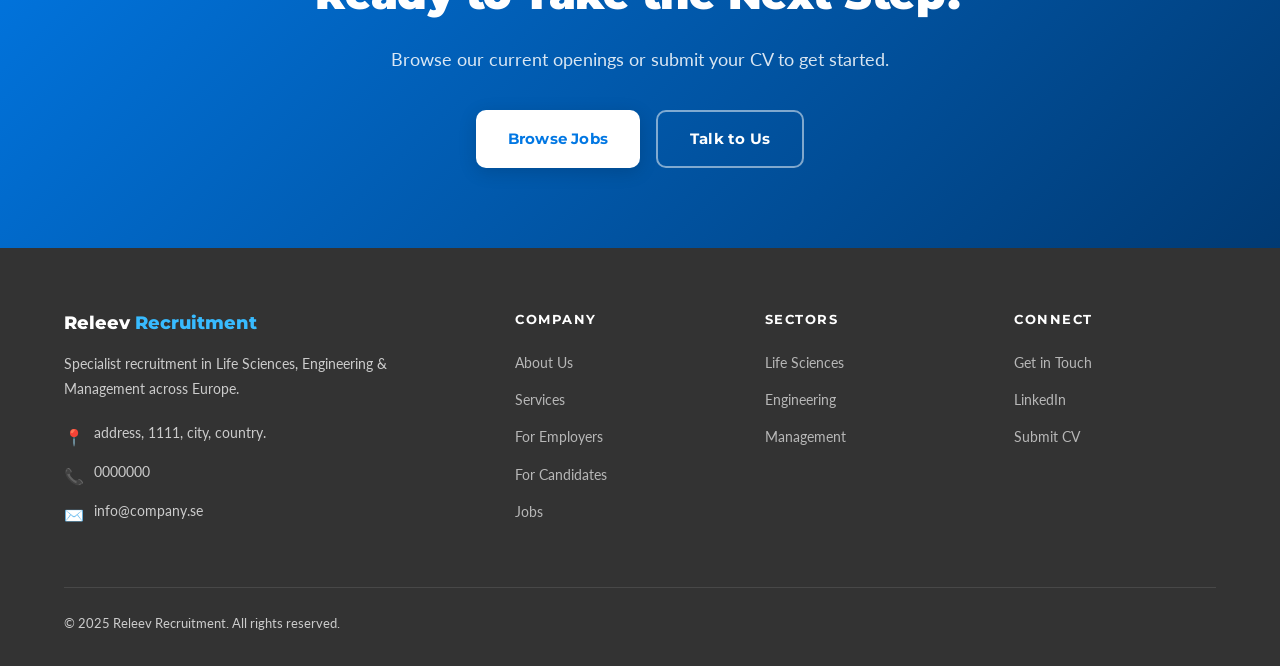
<file: candidates.html>
﻿<!DOCTYPE html>
<html lang="en">
<head>
  <meta charset="UTF-8" />
  <meta name="viewport" content="width=device-width, initial-scale=1.0" />
  <title>For Candidates – Releev Recruitment</title>
  <link rel="stylesheet" href="style.css" />
</head>
<body>

<nav class="navbar">
  <a href="index.html" class="nav-logo"><div class="logo-icon">R</div><span class="logo-text">Releev <span>Recruitment</span></span></a>
  <ul class="nav-links" id="navLinks">
    <li><a href="index.html">Home</a></li><li><a href="about.html">About</a></li><li><a href="services.html">Services</a></li><li><a href="employers.html">For Employers</a></li><li><a href="candidates.html" class="active">For Candidates</a></li><li><a href="jobs.html">Jobs</a></li><li><a href="contact.html" class="nav-cta">Contact Us</a></li>
  </ul>
  <div class="hamburger" id="hamburger"><span></span><span></span><span></span></div>
</nav>

<section class="page-hero">
  <div class="section-tag" style="background:rgba(255,255,255,0.15);color:white;border:1px solid rgba(255,255,255,0.2);">Your Career Partner</div>
  <h1>Your Next Career Move<br>Starts Here</h1>
  <p>We support professionals at every stage of their career, connecting them with the right opportunities across science, technology, and business.</p>
</section>

<!-- WHAT WE OFFER -->
<section class="section" style="background:white;">
  <div class="container">
    <div class="text-center">
      <div class="section-tag">How We Help</div>
      <h2 class="section-title">More Than a <span>Job Board</span></h2>
      <p class="section-subtitle">We're invested in your career — not just your next placement.</p>
    </div>
    <div class="grid-4">
      <div class="card" style="text-align:center;">
        <div style="font-size:36px;margin-bottom:16px;">🎯</div>
        <h3>Exclusive Opportunities</h3>
        <p>Access roles that aren't publicly advertised — sourced directly from our client network.</p>
      </div>
      <div class="card" style="text-align:center;">
        <div style="font-size:36px;margin-bottom:16px;">🧭</div>
        <h3>Career Guidance</h3>
        <p>Honest advice on your career path, market positioning, and how to stand out.</p>
      </div>
      <div class="card" style="text-align:center;">
        <div style="font-size:36px;margin-bottom:16px;">📄</div>
        <h3>CV &amp; Interview Prep</h3>
        <p>Practical support to present yourself at your best at every stage of the process.</p>
      </div>
      <div class="card" style="text-align:center;">
        <div style="font-size:36px;margin-bottom:16px;">📡</div>
        <h3>Industry Insights</h3>
        <p>Stay informed about hiring trends, salary benchmarks, and in-demand skills.</p>
      </div>
    </div>
  </div>
</section>

<!-- FOCUS AREAS -->
<section class="section" style="background:var(--grey-light);">
  <div class="container">
    <div style="display:grid;grid-template-columns:1fr 1fr;gap:72px;align-items:center;">
      <div>
        <div class="section-tag">Our Focus Areas</div>
        <h2 class="section-title">Where We <span>Place Talent</span></h2>
        <p style="color:var(--grey-mid);line-height:1.8;margin-bottom:32px;">Our niche focus means we have deep connections in the right places. Whether you're in research, engineering, or leadership, we know the market and the people who matter.</p>
        <div style="display:flex;flex-direction:column;gap:16px;">
          <div style="background:white;border-radius:12px;padding:20px 24px;border:1px solid var(--grey-border);display:flex;align-items:center;gap:16px;">
            <span style="font-size:28px;">🔬</span>
            <div>
              <h4 style="font-family:var(--font-head);font-weight:700;font-size:16px;">Life Sciences &amp; Biotech</h4>
              <p style="color:var(--grey-mid);font-size:14px;margin-top:2px;">Research, Clinical, QA/QC, Regulatory, Pharma</p>
            </div>
          </div>
          <div style="background:white;border-radius:12px;padding:20px 24px;border:1px solid var(--grey-border);display:flex;align-items:center;gap:16px;">
            <span style="font-size:28px;">⚙️</span>
            <div>
              <h4 style="font-family:var(--font-head);font-weight:700;font-size:16px;">Engineering &amp; Technology</h4>
              <p style="color:var(--grey-mid);font-size:14px;margin-top:2px;">Mechanical, Electrical, Automation, Process, R&amp;D</p>
            </div>
          </div>
          <div style="background:white;border-radius:12px;padding:20px 24px;border:1px solid var(--grey-border);display:flex;align-items:center;gap:16px;">
            <span style="font-size:28px;">📊</span>
            <div>
              <h4 style="font-family:var(--font-head);font-weight:700;font-size:16px;">Management &amp; Business Roles</h4>
              <p style="color:var(--grey-mid);font-size:14px;margin-top:2px;">Project Mgmt, Operations, Business Dev, Strategy</p>
            </div>
          </div>
        </div>
        <div style="margin-top:28px;">
          <a href="jobs.html" class="btn btn-primary">Browse Open Roles</a>
        </div>
      </div>
      <div>
        <!-- CV SUBMISSION FORM -->
        <div class="card" style="padding:40px;">
          <h3 style="font-family:var(--font-head);font-weight:800;font-size:22px;color:var(--grey-dark);margin-bottom:8px;">Submit Your CV</h3>
          <p style="color:var(--grey-mid);font-size:15px;margin-bottom:28px;">Send us your details and we'll match you with relevant opportunities from our client network.</p>
          <form id="cvForm" enctype="multipart/form-data" onsubmit="handleCVSubmit(event)">
            <div class="form-group">
              <label>Full Name *</label>
              <input type="text" name="full_name" placeholder="Your full name" required />
            </div>
            <div class="form-group">
              <label>Email Address *</label>
              <input type="email" name="email" placeholder="your@email.com" required />
            </div>
            <div class="form-group">
              <label>Phone Number</label>
              <input type="tel" name="phone" placeholder="+46 ..." />
            </div>
            <div class="form-group">
              <label>Sector of Expertise *</label>
              <select name="sector" required>
                <option value="">Select your field</option>
                <option>Life Sciences / Biotech</option>
                <option>Engineering / Technology</option>
                <option>Management / Business</option>
                <option>Other</option>
              </select>
            </div>
            <div class="form-group">
              <label>Current Role / Background</label>
              <input type="text" name="role_now" placeholder="e.g. Research Scientist, 5 years experience" />
            </div>
            <div class="form-group">
              <label>Brief Message</label>
              <textarea name="message" placeholder="Tell us about your career goals and what you're looking for..." style="min-height:100px;"></textarea>
            </div>
            <div class="form-group">
              <label>LinkedIn Profile URL</label>
              <input type="url" name="linkedin" placeholder="https://linkedin.com/in/yourname" />
            </div>
            <div class="form-group">
              <label>Upload CV (PDF, DOC, DOCX — max 5MB)</label>
              <input type="file" name="cv" accept=".pdf,.doc,.docx" />
            </div>
            <div id="cvError" style="display:none;background:#fee2e2;color:#991b1b;padding:12px 16px;border-radius:8px;margin-bottom:14px;font-size:14px;"></div>
            <button type="submit" id="cvSubmit" class="btn btn-primary" style="width:100%;justify-content:center;">Submit My CV →</button>
          </form>
          <div id="cvSuccess" style="display:none;background:rgba(34,197,94,0.1);border:1px solid rgba(34,197,94,0.3);border-radius:10px;padding:20px;text-align:center;margin-top:16px;">
            <div style="font-size:32px;margin-bottom:8px;">✅</div>
            <h4 style="font-family:var(--font-head);font-weight:700;color:#16a34a;margin-bottom:4px;">CV Received!</h4>
            <p style="color:var(--grey-mid);font-size:14px;">We'll review your profile and be in touch within 2 business days.</p>
          </div>
        </div>
      </div>
    </div>
  </div>
</section>

<!-- WHAT HAPPENS NEXT -->
<section class="section" style="background:white;">
  <div class="container">
    <div class="text-center">
      <div class="section-tag">The Process</div>
      <h2 class="section-title">What Happens <span>After You Apply?</span></h2>
    </div>
    <div class="grid-4" style="margin-top:8px;">
      <div style="text-align:center;padding:28px;">
        <div style="width:56px;height:56px;background:linear-gradient(135deg,var(--blue-light),var(--blue-deep));border-radius:14px;display:flex;align-items:center;justify-content:center;margin:0 auto 16px;color:white;font-family:var(--font-head);font-weight:900;font-size:20px;">1</div>
        <h4 style="font-family:var(--font-head);font-weight:700;margin-bottom:8px;">We Review Your Profile</h4>
        <p style="color:var(--grey-mid);font-size:15px;">Our specialist team assesses your background and identifies matching opportunities.</p>
      </div>
      <div style="text-align:center;padding:28px;">
        <div style="width:56px;height:56px;background:linear-gradient(135deg,var(--blue-light),var(--blue-deep));border-radius:14px;display:flex;align-items:center;justify-content:center;margin:0 auto 16px;color:white;font-family:var(--font-head);font-weight:900;font-size:20px;">2</div>
        <h4 style="font-family:var(--font-head);font-weight:700;margin-bottom:8px;">Introductory Call</h4>
        <p style="color:var(--grey-mid);font-size:15px;">A short call to understand your goals, preferences, salary expectations, and timeline.</p>
      </div>
      <div style="text-align:center;padding:28px;">
        <div style="width:56px;height:56px;background:linear-gradient(135deg,var(--blue-light),var(--blue-deep));border-radius:14px;display:flex;align-items:center;justify-content:center;margin:0 auto 16px;color:white;font-family:var(--font-head);font-weight:900;font-size:20px;">3</div>
        <h4 style="font-family:var(--font-head);font-weight:700;margin-bottom:8px;">Matched Opportunities</h4>
        <p style="color:var(--grey-mid);font-size:15px;">We present relevant roles — only those that genuinely fit your skills and ambitions.</p>
      </div>
      <div style="text-align:center;padding:28px;">
        <div style="width:56px;height:56px;background:linear-gradient(135deg,var(--blue-light),var(--blue-deep));border-radius:14px;display:flex;align-items:center;justify-content:center;margin:0 auto 16px;color:white;font-family:var(--font-head);font-weight:900;font-size:20px;">4</div>
        <h4 style="font-family:var(--font-head);font-weight:700;margin-bottom:8px;">Full Support to Offer</h4>
        <p style="color:var(--grey-mid);font-size:15px;">Interview prep, feedback, and offer negotiation support — all the way through.</p>
      </div>
    </div>
  </div>
</section>

<div class="cta-banner">
  <div class="container">
    <h2>Ready to Take the Next Step?</h2>
    <p>Browse our current openings or submit your CV to get started.</p>
    <div class="btn-group"><a href="jobs.html" class="btn btn-white">Browse Jobs</a><a href="contact.html" class="btn btn-outline" style="border-color:rgba(255,255,255,0.5);color:white;">Talk to Us</a></div>
  </div>
</div>

<footer>
  <div class="container">
    <div class="footer-grid">
      <div class="footer-brand"><div class="logo-text">Releev <span>Recruitment</span></div><p>Specialist recruitment in Life Sciences, Engineering &amp; Management across Europe.</p><div style="margin-top:20px;"><div class="footer-contact-item"><span>📍</span><span>address, 1111, city, country.</span></div><div class="footer-contact-item"><span>📞</span><span>0000000</span></div><div class="footer-contact-item"><span>✉️</span><span>info@company.se</span></div></div></div>
      <div class="footer-col"><h4>Company</h4><ul><li><a href="about.html">About Us</a></li><li><a href="services.html">Services</a></li><li><a href="employers.html">For Employers</a></li><li><a href="candidates.html">For Candidates</a></li><li><a href="jobs.html">Jobs</a></li></ul></div>
      <div class="footer-col"><h4>Sectors</h4><ul><li><a href="employers.html">Life Sciences</a></li><li><a href="employers.html">Engineering</a></li><li><a href="employers.html">Management</a></li></ul></div>
      <div class="footer-col"><h4>Connect</h4><ul><li><a href="contact.html">Get in Touch</a></li><li><a href="https://linkedin.com" target="_blank">LinkedIn</a></li><li><a href="candidates.html">Submit CV</a></li></ul></div>
    </div>
    <div class="footer-bottom"><span>© 2025 Releev Recruitment. All rights reserved.</span></div>
  </div>
</footer>
<script>
document.getElementById('hamburger').addEventListener('click',()=>document.getElementById('navLinks').classList.toggle('open'));
async function handleCVSubmit(e) {
  e.preventDefault();
  const form = document.getElementById('cvForm');
  const btn = document.getElementById('cvSubmit');
  const err = document.getElementById('cvError');
  err.style.display = 'none';
  btn.disabled = true;
  btn.textContent = 'Submitting...';

  try {
    const fd = new FormData(form);
    const res = await fetch('api/candidate.php', { method: 'POST', body: fd });
    const data = await res.json();
    if (data.success) {
      form.style.display = 'none';
      document.getElementById('cvSuccess').style.display = 'block';
    } else {
      err.textContent = data.message || 'Something went wrong.';
      err.style.display = 'block';
      btn.disabled = false;
      btn.textContent = 'Submit My CV →';
    }
  } catch (ex) {
    err.textContent = 'Network error. Please try again.';
    err.style.display = 'block';
    btn.disabled = false;
    btn.textContent = 'Submit My CV →';
  }
}
</script>
</body>
</html>
</file>
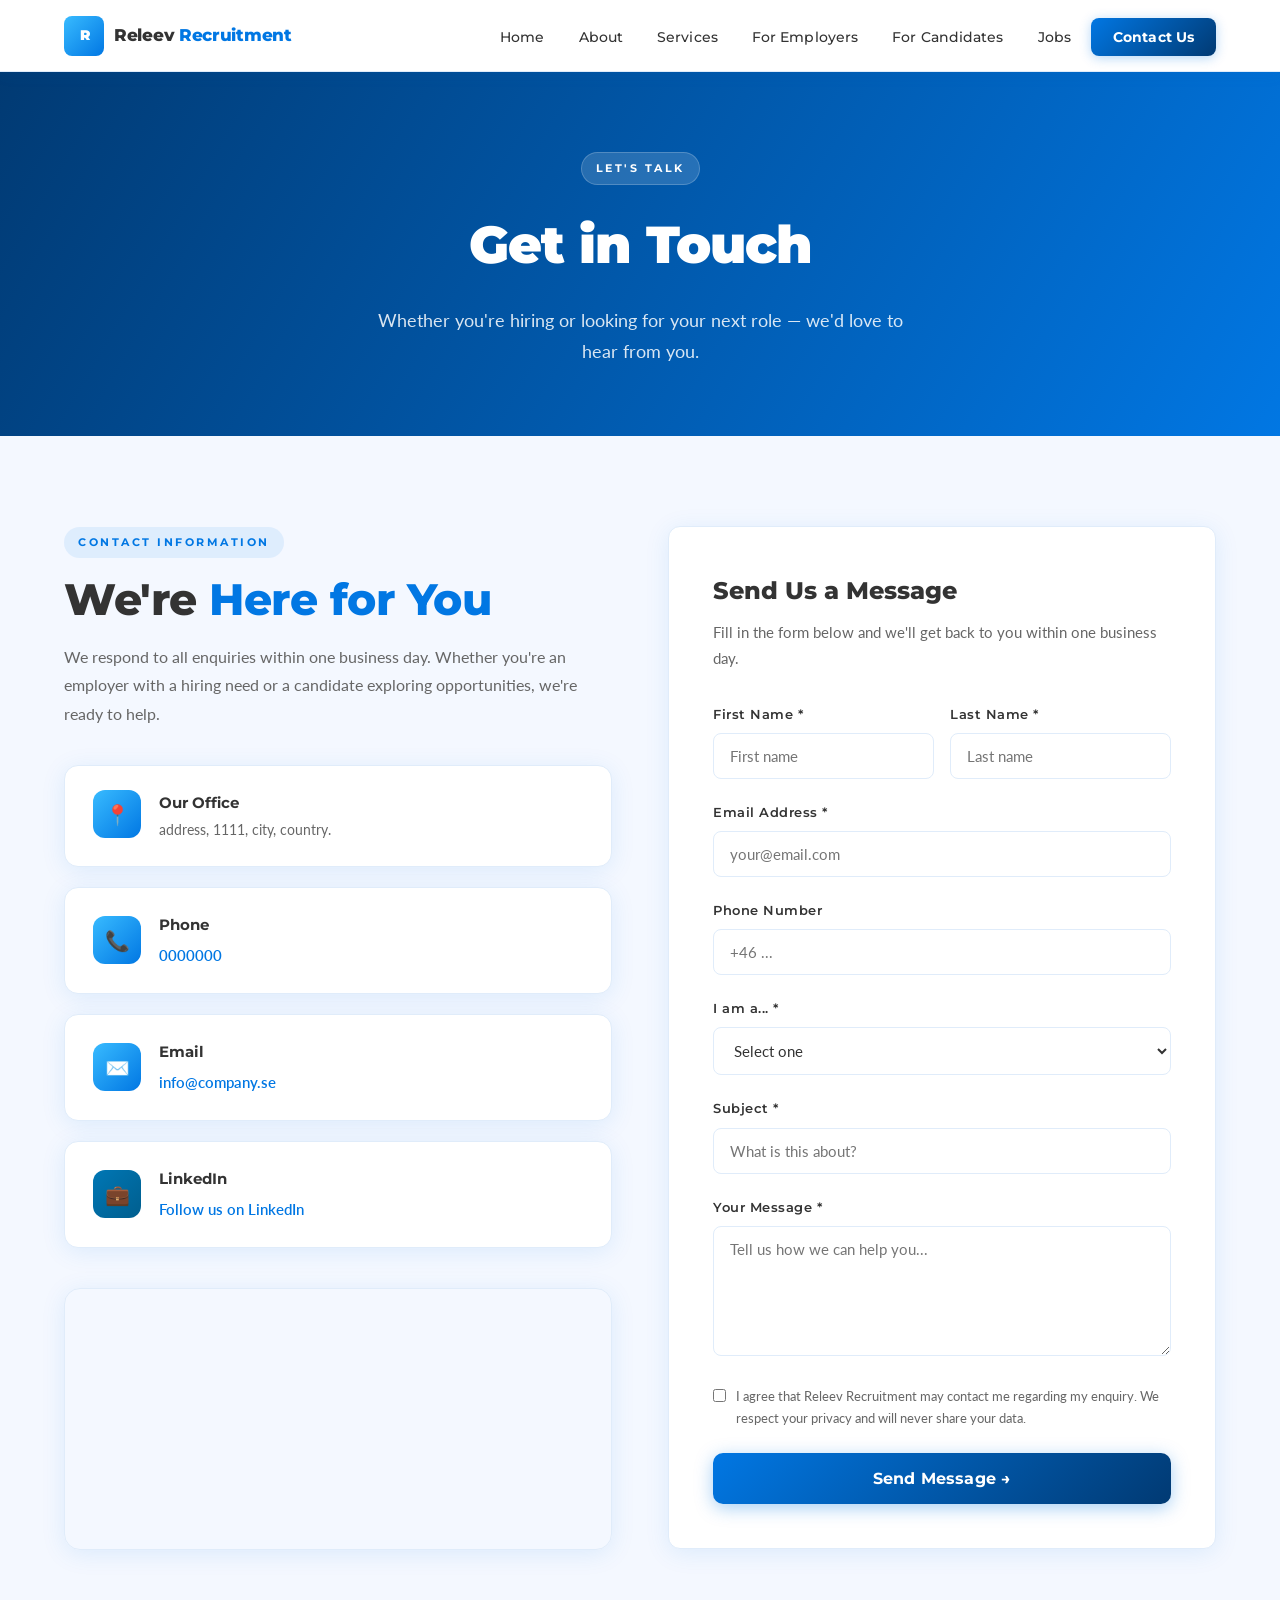
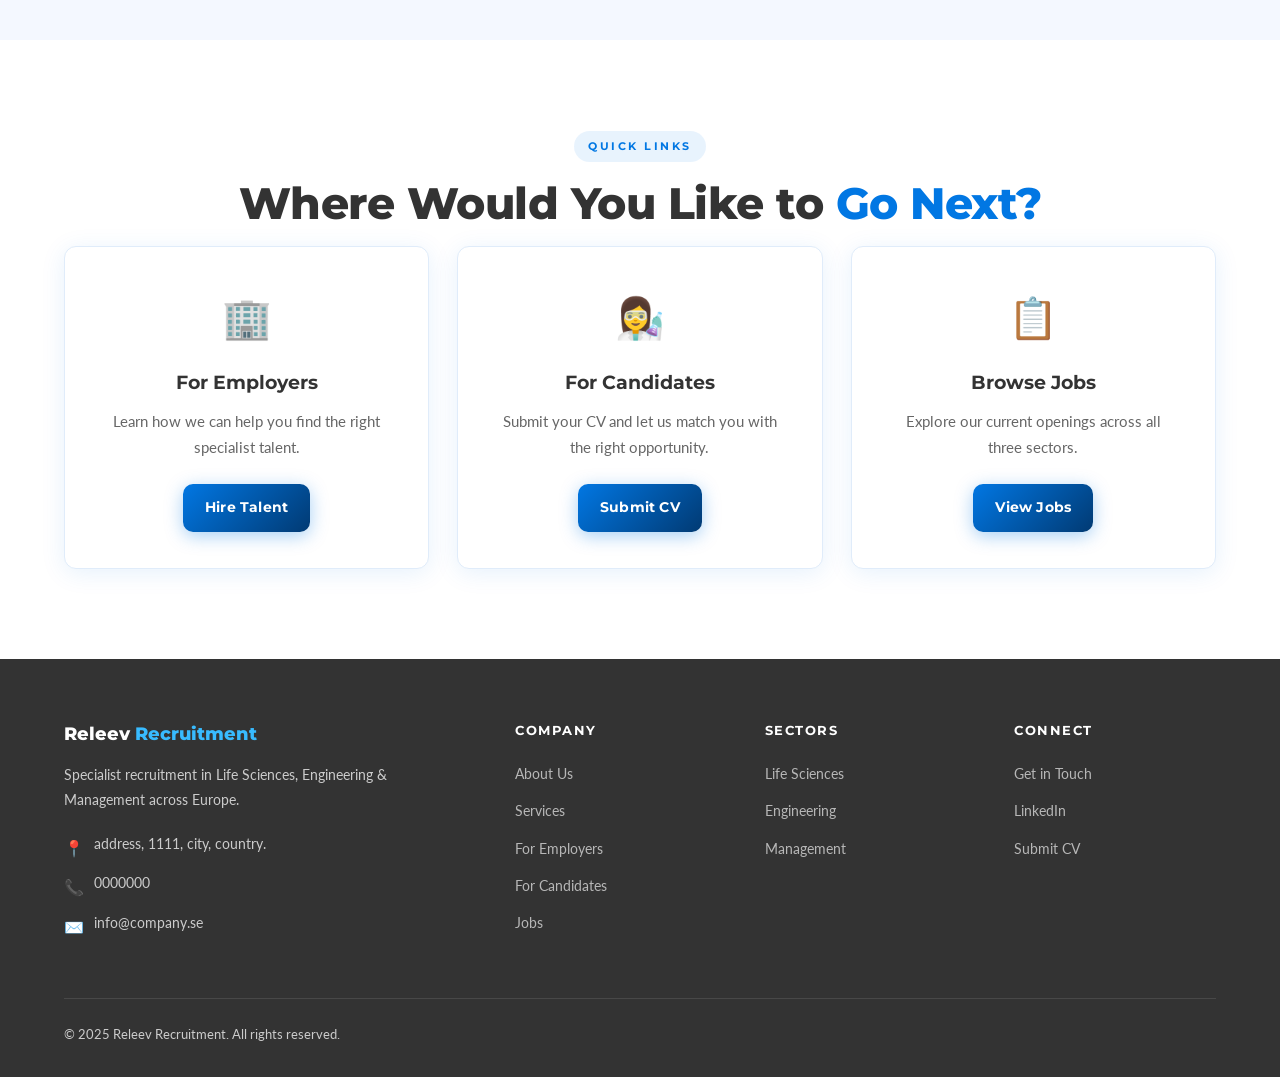
<file: contact.html>
﻿<!DOCTYPE html>
<html lang="en">
<head>
  <meta charset="UTF-8" />
  <meta name="viewport" content="width=device-width, initial-scale=1.0" />
  <title>Contact Us – Releev Recruitment</title>
  <link rel="stylesheet" href="style.css" />
</head>
<body>

<nav class="navbar">
  <a href="index.html" class="nav-logo"><div class="logo-icon">R</div><span class="logo-text">Releev <span>Recruitment</span></span></a>
  <ul class="nav-links" id="navLinks">
    <li><a href="index.html">Home</a></li><li><a href="about.html">About</a></li><li><a href="services.html">Services</a></li><li><a href="employers.html">For Employers</a></li><li><a href="candidates.html">For Candidates</a></li><li><a href="jobs.html">Jobs</a></li><li><a href="contact.html" class="nav-cta active">Contact Us</a></li>
  </ul>
  <div class="hamburger" id="hamburger"><span></span><span></span><span></span></div>
</nav>

<section class="page-hero">
  <div class="section-tag" style="background:rgba(255,255,255,0.15);color:white;border:1px solid rgba(255,255,255,0.2);">Let's Talk</div>
  <h1>Get in Touch</h1>
  <p>Whether you're hiring or looking for your next role — we'd love to hear from you.</p>
</section>

<!-- CONTACT SECTION -->
<section class="section" style="background:var(--grey-light);">
  <div class="container">
    <div style="display:grid;grid-template-columns:1fr 1fr;gap:56px;align-items:start;">

      <!-- CONTACT INFO -->
      <div>
        <div class="section-tag">Contact Information</div>
        <h2 class="section-title">We're <span>Here for You</span></h2>
        <p style="color:var(--grey-mid);line-height:1.8;margin-bottom:36px;">We respond to all enquiries within one business day. Whether you're an employer with a hiring need or a candidate exploring opportunities, we're ready to help.</p>

        <div style="display:flex;flex-direction:column;gap:20px;margin-bottom:40px;">
          <div style="background:white;border-radius:14px;padding:24px 28px;border:1px solid var(--grey-border);display:flex;gap:18px;align-items:flex-start;box-shadow:var(--shadow);">
            <div style="width:48px;height:48px;background:linear-gradient(135deg,var(--blue-light),var(--blue-deep));border-radius:12px;display:flex;align-items:center;justify-content:center;font-size:20px;flex-shrink:0;">📍</div>
            <div>
              <h4 style="font-family:var(--font-head);font-weight:700;font-size:15px;margin-bottom:4px;">Our Office</h4>
              <p style="color:var(--grey-mid);font-size:14px;line-height:1.6;">address, 1111, city, country.</p>
            </div>
          </div>
          <div style="background:white;border-radius:14px;padding:24px 28px;border:1px solid var(--grey-border);display:flex;gap:18px;align-items:center;box-shadow:var(--shadow);">
            <div style="width:48px;height:48px;background:linear-gradient(135deg,var(--blue-light),var(--blue-deep));border-radius:12px;display:flex;align-items:center;justify-content:center;font-size:20px;flex-shrink:0;">📞</div>
            <div>
              <h4 style="font-family:var(--font-head);font-weight:700;font-size:15px;margin-bottom:4px;">Phone</h4>
              <a href="tel:0000000" style="color:var(--blue-deep);text-decoration:none;font-size:15px;font-weight:600;">0000000</a>
            </div>
          </div>
          <div style="background:white;border-radius:14px;padding:24px 28px;border:1px solid var(--grey-border);display:flex;gap:18px;align-items:center;box-shadow:var(--shadow);">
            <div style="width:48px;height:48px;background:linear-gradient(135deg,var(--blue-light),var(--blue-deep));border-radius:12px;display:flex;align-items:center;justify-content:center;font-size:20px;flex-shrink:0;">✉️</div>
            <div>
              <h4 style="font-family:var(--font-head);font-weight:700;font-size:15px;margin-bottom:4px;">Email</h4>
              <a href="mailto:info@company.se" style="color:var(--blue-deep);text-decoration:none;font-size:15px;font-weight:600;">info@company.se</a>
            </div>
          </div>
          <div style="background:white;border-radius:14px;padding:24px 28px;border:1px solid var(--grey-border);display:flex;gap:18px;align-items:center;box-shadow:var(--shadow);">
            <div style="width:48px;height:48px;background:linear-gradient(135deg,#0077b5,#005e8e);border-radius:12px;display:flex;align-items:center;justify-content:center;font-size:20px;flex-shrink:0;">💼</div>
            <div>
              <h4 style="font-family:var(--font-head);font-weight:700;font-size:15px;margin-bottom:4px;">LinkedIn</h4>
              <a href="https://linkedin.com" target="_blank" style="color:var(--blue-deep);text-decoration:none;font-size:15px;font-weight:600;">Follow us on LinkedIn</a>
            </div>
          </div>
        </div>

        <!-- MAP EMBED PLACEHOLDER -->
        <div style="border-radius:16px;overflow:hidden;border:1px solid var(--grey-border);box-shadow:var(--shadow);">
          <iframe
            src="https://www.google.com/maps/embed?pb=!1m18!1m12!1m3!1d2131.8!2d11.9699!3d57.7003!2m3!1f0!2f0!3f0!3m2!1i1024!2i768!4f13.1!3m3!1m2!1s0x464ff36d62f69e6d%3A0x6e8b0f36f9a3e5c9!2sKungsportsavenyen%2021%2C%20411%2036%20G%C3%B6teborg%2C%20Sweden!5e0!3m2!1sen!2sse!4v1"
            width="100%" height="260" style="border:0;display:block;" allowfullscreen="" loading="lazy" referrerpolicy="no-referrer-when-downgrade">
          </iframe>
        </div>
      </div>

      <!-- CONTACT FORM -->
      <div>
        <div class="card" style="padding:44px;">
          <h3 style="font-family:var(--font-head);font-weight:800;font-size:24px;color:var(--grey-dark);margin-bottom:8px;">Send Us a Message</h3>
          <p style="color:var(--grey-mid);font-size:15px;margin-bottom:32px;">Fill in the form below and we'll get back to you within one business day.</p>

          <form id="contactForm" onsubmit="handleContact(event)">
            <div style="display:grid;grid-template-columns:1fr 1fr;gap:16px;">
              <div class="form-group"><label>First Name *</label><input type="text" name="first_name" required placeholder="First name" /></div>
              <div class="form-group"><label>Last Name *</label><input type="text" name="last_name" required placeholder="Last name" /></div>
            </div>
            <div class="form-group"><label>Email Address *</label><input type="email" name="email" required placeholder="your@email.com" /></div>
            <div class="form-group"><label>Phone Number</label><input type="tel" name="phone" placeholder="+46 ..." /></div>
            <div class="form-group">
              <label>I am a... *</label>
              <select name="enquiry_type" required>
                <option value="">Select one</option>
                <option>Employer – looking to hire</option>
                <option>Candidate – looking for a job</option>
                <option>Other enquiry</option>
              </select>
            </div>
            <div class="form-group">
              <label>Subject *</label>
              <input type="text" name="subject" required placeholder="What is this about?" />
            </div>
            <div class="form-group">
              <label>Your Message *</label>
              <textarea name="message" required placeholder="Tell us how we can help you..."></textarea>
            </div>
            <div style="display:flex;align-items:flex-start;gap:10px;margin-bottom:24px;">
              <input type="checkbox" id="consent" required style="width:auto;margin-top:4px;" />
              <label for="consent" style="font-size:13px;color:var(--grey-mid);font-family:var(--font-body);font-weight:400;cursor:pointer;">I agree that Releev Recruitment may contact me regarding my enquiry. We respect your privacy and will never share your data.</label>
            </div>
            <div id="contactError" style="display:none;background:#fee2e2;color:#991b1b;padding:12px 16px;border-radius:8px;margin-bottom:14px;font-size:14px;"></div>
            <button type="submit" id="contactSubmit" class="btn btn-primary" style="width:100%;justify-content:center;font-size:16px;padding:16px;">Send Message →</button>
          </form>

          <div id="contactSuccess" style="display:none;text-align:center;padding:32px 0;">
            <div style="font-size:56px;margin-bottom:16px;">✅</div>
            <h4 style="font-family:var(--font-head);font-weight:800;font-size:22px;color:var(--grey-dark);margin-bottom:8px;">Message Received!</h4>
            <p style="color:var(--grey-mid);line-height:1.7;">Thank you for reaching out. A member of our team will respond within one business day.</p>
            <div style="margin-top:28px;display:flex;gap:12px;justify-content:center;flex-wrap:wrap;">
              <a href="jobs.html" class="btn btn-primary" style="font-size:14px;padding:12px 22px;">Browse Jobs</a>
              <a href="about.html" class="btn btn-outline" style="font-size:14px;padding:12px 22px;">Learn About Us</a>
            </div>
          </div>
        </div>
      </div>

    </div>
  </div>
</section>

<!-- QUICK LINKS -->
<section class="section" style="background:white;">
  <div class="container">
    <div class="text-center">
      <div class="section-tag">Quick Links</div>
      <h2 class="section-title">Where Would You Like to <span>Go Next?</span></h2>
    </div>
    <div class="grid-3" style="margin-top:8px;">
      <div class="card" style="text-align:center;padding:36px;">
        <div style="font-size:40px;margin-bottom:16px;">🏢</div>
        <h3 style="margin-bottom:10px;">For Employers</h3>
        <p style="margin-bottom:24px;">Learn how we can help you find the right specialist talent.</p>
        <a href="employers.html" class="btn btn-primary" style="font-size:14px;padding:12px 22px;">Hire Talent</a>
      </div>
      <div class="card" style="text-align:center;padding:36px;">
        <div style="font-size:40px;margin-bottom:16px;">👩‍🔬</div>
        <h3 style="margin-bottom:10px;">For Candidates</h3>
        <p style="margin-bottom:24px;">Submit your CV and let us match you with the right opportunity.</p>
        <a href="candidates.html" class="btn btn-primary" style="font-size:14px;padding:12px 22px;">Submit CV</a>
      </div>
      <div class="card" style="text-align:center;padding:36px;">
        <div style="font-size:40px;margin-bottom:16px;">📋</div>
        <h3 style="margin-bottom:10px;">Browse Jobs</h3>
        <p style="margin-bottom:24px;">Explore our current openings across all three sectors.</p>
        <a href="jobs.html" class="btn btn-primary" style="font-size:14px;padding:12px 22px;">View Jobs</a>
      </div>
    </div>
  </div>
</section>

<footer>
  <div class="container">
    <div class="footer-grid">
      <div class="footer-brand"><div class="logo-text">Releev <span>Recruitment</span></div><p>Specialist recruitment in Life Sciences, Engineering &amp; Management across Europe.</p><div style="margin-top:20px;"><div class="footer-contact-item"><span>📍</span><span>address, 1111, city, country.</span></div><div class="footer-contact-item"><span>📞</span><span>0000000</span></div><div class="footer-contact-item"><span>✉️</span><span>info@company.se</span></div></div></div>
      <div class="footer-col"><h4>Company</h4><ul><li><a href="about.html">About Us</a></li><li><a href="services.html">Services</a></li><li><a href="employers.html">For Employers</a></li><li><a href="candidates.html">For Candidates</a></li><li><a href="jobs.html">Jobs</a></li></ul></div>
      <div class="footer-col"><h4>Sectors</h4><ul><li><a href="employers.html">Life Sciences</a></li><li><a href="employers.html">Engineering</a></li><li><a href="employers.html">Management</a></li></ul></div>
      <div class="footer-col"><h4>Connect</h4><ul><li><a href="contact.html">Get in Touch</a></li><li><a href="https://linkedin.com" target="_blank">LinkedIn</a></li><li><a href="candidates.html">Submit CV</a></li></ul></div>
    </div>
    <div class="footer-bottom"><span>© 2025 Releev Recruitment. All rights reserved.</span></div>
  </div>
</footer>

<script>
document.getElementById('hamburger').addEventListener('click',()=>document.getElementById('navLinks').classList.toggle('open'));
async function handleContact(e) {
  e.preventDefault();
  const form = document.getElementById('contactForm');
  const btn = document.getElementById('contactSubmit');
  const err = document.getElementById('contactError');
  err.style.display = 'none';
  btn.disabled = true;
  btn.textContent = 'Sending...';

  try {
    const fd = new FormData(form);
    const res = await fetch('api/contact.php', { method: 'POST', body: fd });
    const data = await res.json();
    if (data.success) {
      form.style.display = 'none';
      document.getElementById('contactSuccess').style.display = 'block';
    } else {
      err.textContent = data.message || 'Something went wrong. Please try again.';
      err.style.display = 'block';
      btn.disabled = false;
      btn.textContent = 'Send Message →';
    }
  } catch (ex) {
    err.textContent = 'Network error. Please try again.';
    err.style.display = 'block';
    btn.disabled = false;
    btn.textContent = 'Send Message →';
  }
}
</script>
</body>
</html>
</file>
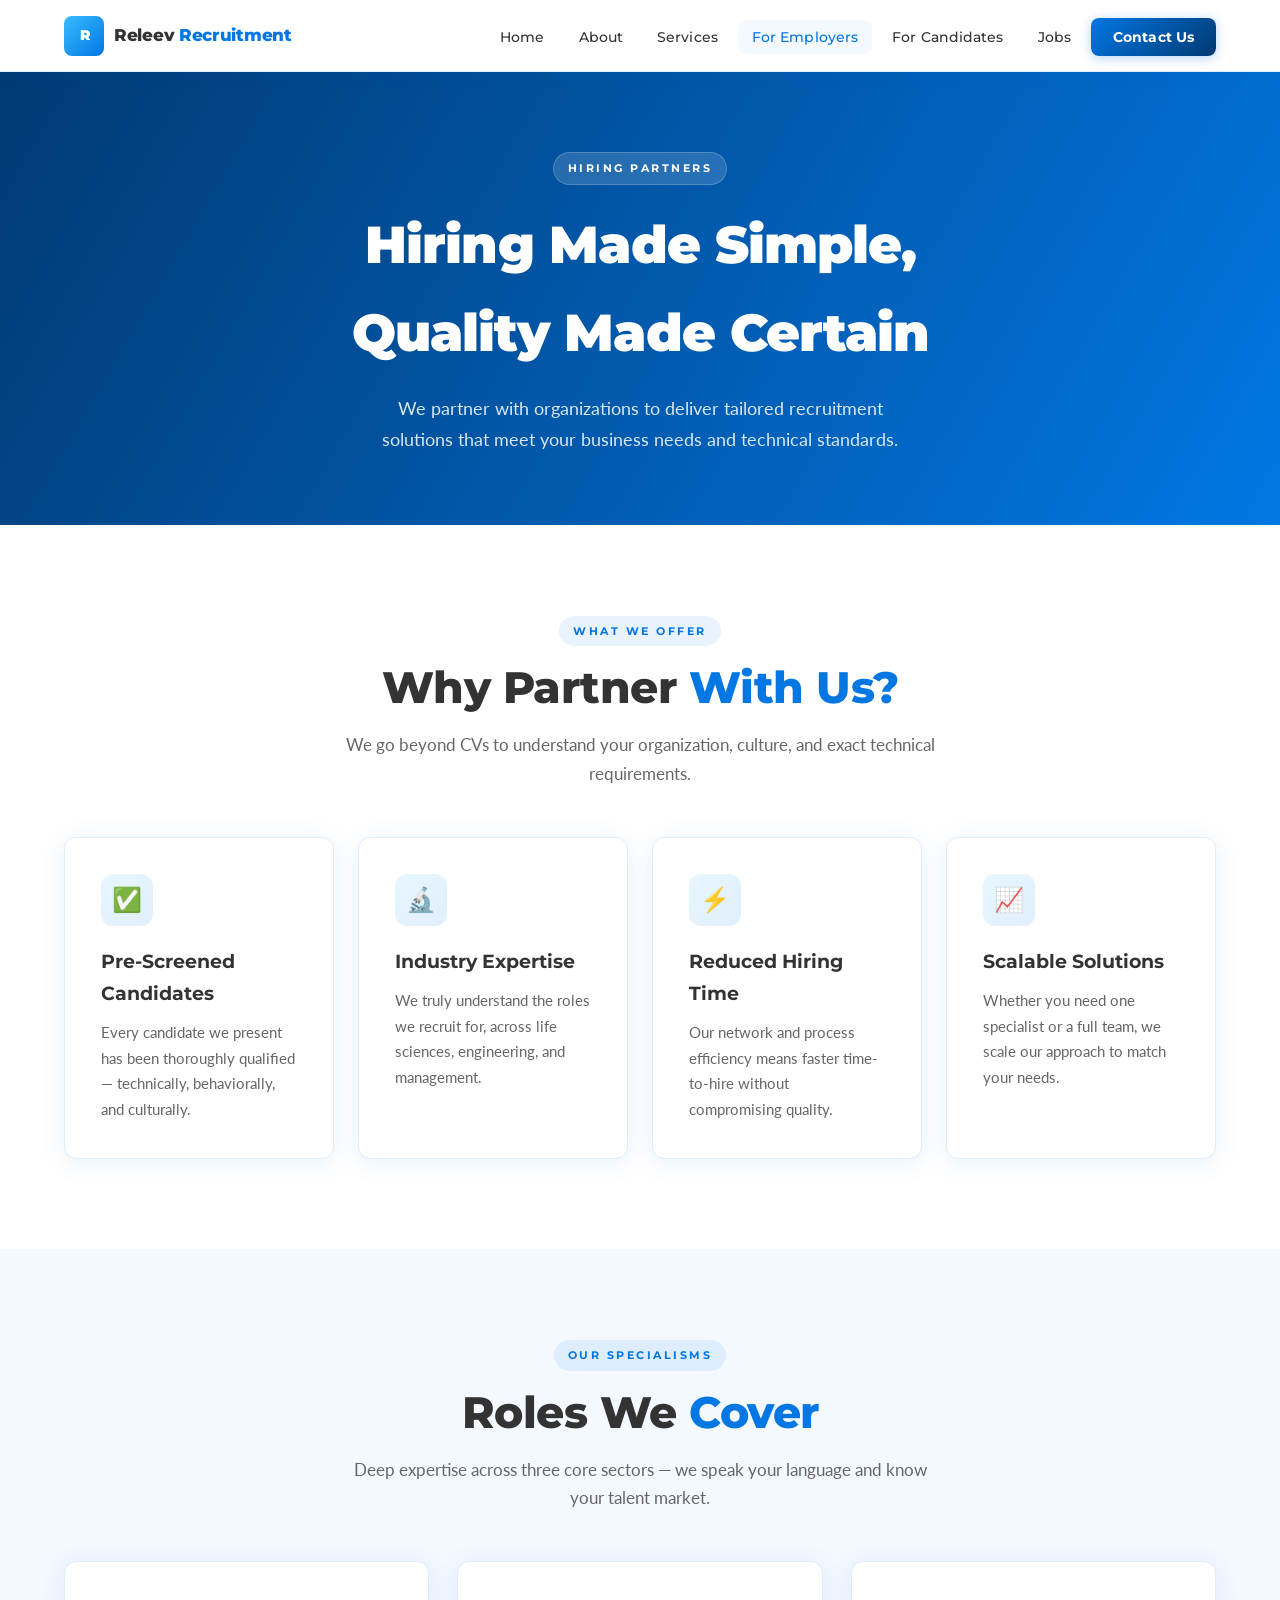
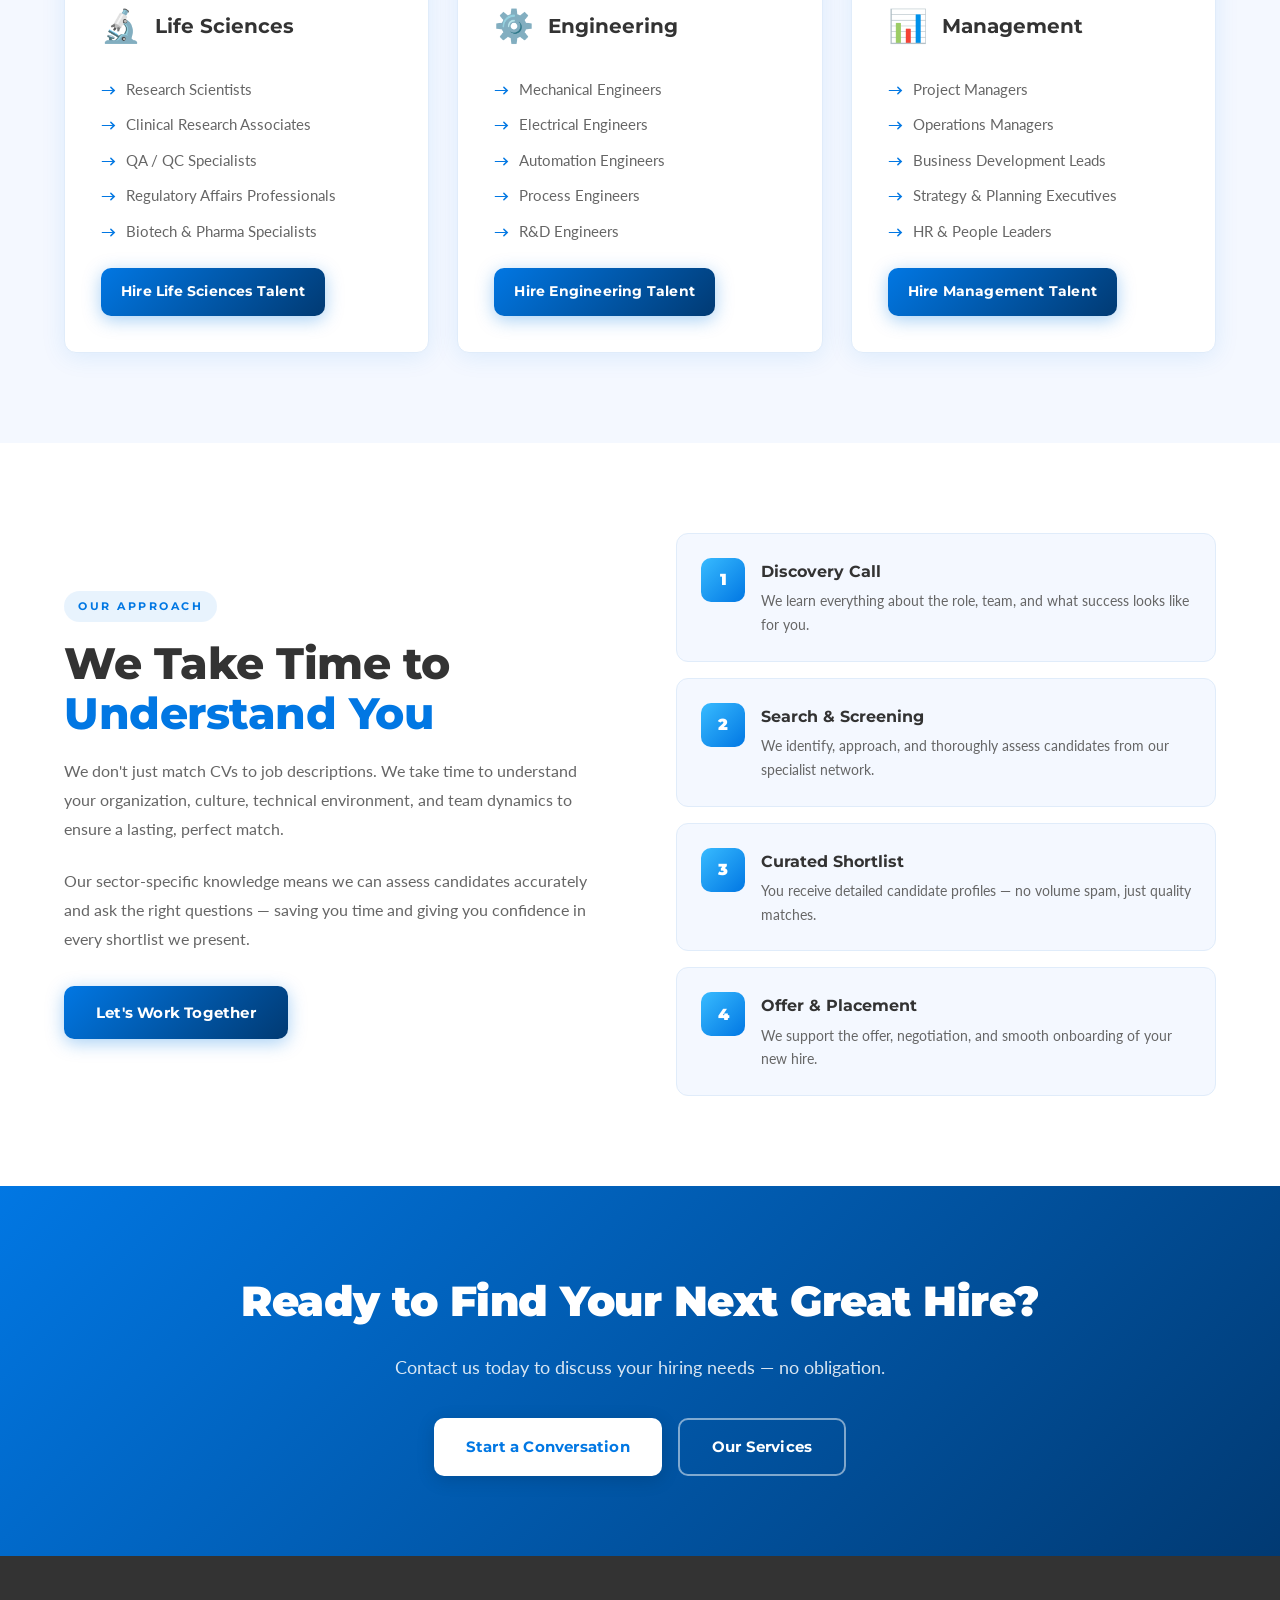
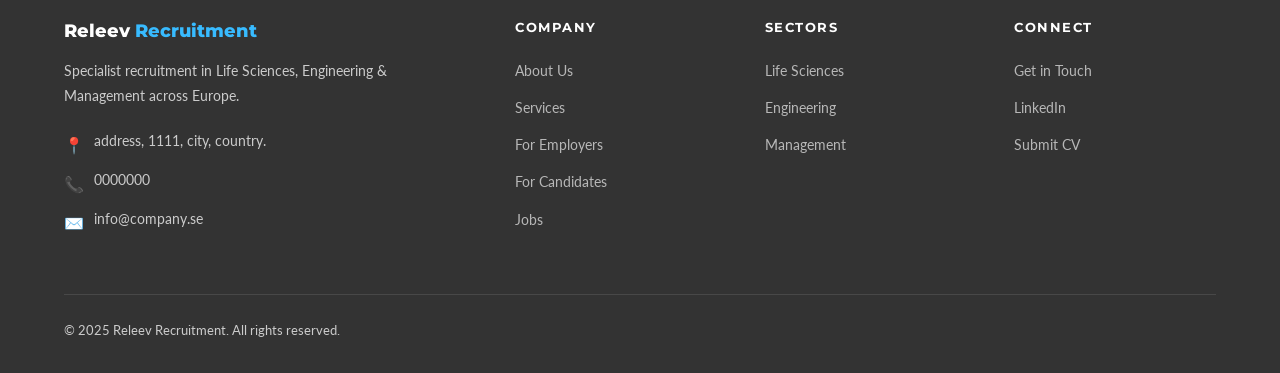
<file: employers.html>
﻿<!DOCTYPE html>
<html lang="en">
<head>
  <meta charset="UTF-8" />
  <meta name="viewport" content="width=device-width, initial-scale=1.0" />
  <title>For Employers – Releev Recruitment</title>
  <link rel="stylesheet" href="style.css" />
</head>
<body>

<nav class="navbar">
  <a href="index.html" class="nav-logo"><div class="logo-icon">R</div><span class="logo-text">Releev <span>Recruitment</span></span></a>
  <ul class="nav-links" id="navLinks">
    <li><a href="index.html">Home</a></li><li><a href="about.html">About</a></li><li><a href="services.html">Services</a></li><li><a href="employers.html" class="active">For Employers</a></li><li><a href="candidates.html">For Candidates</a></li><li><a href="jobs.html">Jobs</a></li><li><a href="contact.html" class="nav-cta">Contact Us</a></li>
  </ul>
  <div class="hamburger" id="hamburger"><span></span><span></span><span></span></div>
</nav>

<section class="page-hero">
  <div class="section-tag" style="background:rgba(255,255,255,0.15);color:white;border:1px solid rgba(255,255,255,0.2);">Hiring Partners</div>
  <h1>Hiring Made Simple,<br>Quality Made Certain</h1>
  <p>We partner with organizations to deliver tailored recruitment solutions that meet your business needs and technical standards.</p>
</section>

<!-- WHAT WE OFFER -->
<section class="section" style="background:white;">
  <div class="container">
    <div class="text-center">
      <div class="section-tag">What We Offer</div>
      <h2 class="section-title">Why Partner <span>With Us?</span></h2>
      <p class="section-subtitle">We go beyond CVs to understand your organization, culture, and exact technical requirements.</p>
    </div>
    <div class="grid-4">
      <div class="card">
        <div class="card-icon">✅</div>
        <h3>Pre-Screened Candidates</h3>
        <p>Every candidate we present has been thoroughly qualified — technically, behaviorally, and culturally.</p>
      </div>
      <div class="card">
        <div class="card-icon">🔬</div>
        <h3>Industry Expertise</h3>
        <p>We truly understand the roles we recruit for, across life sciences, engineering, and management.</p>
      </div>
      <div class="card">
        <div class="card-icon">⚡</div>
        <h3>Reduced Hiring Time</h3>
        <p>Our network and process efficiency means faster time-to-hire without compromising quality.</p>
      </div>
      <div class="card">
        <div class="card-icon">📈</div>
        <h3>Scalable Solutions</h3>
        <p>Whether you need one specialist or a full team, we scale our approach to match your needs.</p>
      </div>
    </div>
  </div>
</section>

<!-- ROLES WE COVER -->
<section class="section" style="background:var(--grey-light);">
  <div class="container">
    <div class="text-center">
      <div class="section-tag">Our Specialisms</div>
      <h2 class="section-title">Roles We <span>Cover</span></h2>
      <p class="section-subtitle">Deep expertise across three core sectors — we speak your language and know your talent market.</p>
    </div>
    <div class="grid-3">
      <div class="card">
        <div style="display:flex;align-items:center;gap:14px;margin-bottom:24px;">
          <div style="font-size:32px;">🔬</div>
          <h3 style="margin:0;font-size:20px;">Life Sciences</h3>
        </div>
        <ul style="list-style:none;display:flex;flex-direction:column;gap:10px;">
          <li style="display:flex;align-items:center;gap:10px;color:var(--grey-mid);font-size:15px;"><span style="color:var(--blue-deep);font-weight:700;">→</span>Research Scientists</li>
          <li style="display:flex;align-items:center;gap:10px;color:var(--grey-mid);font-size:15px;"><span style="color:var(--blue-deep);font-weight:700;">→</span>Clinical Research Associates</li>
          <li style="display:flex;align-items:center;gap:10px;color:var(--grey-mid);font-size:15px;"><span style="color:var(--blue-deep);font-weight:700;">→</span>QA / QC Specialists</li>
          <li style="display:flex;align-items:center;gap:10px;color:var(--grey-mid);font-size:15px;"><span style="color:var(--blue-deep);font-weight:700;">→</span>Regulatory Affairs Professionals</li>
          <li style="display:flex;align-items:center;gap:10px;color:var(--grey-mid);font-size:15px;"><span style="color:var(--blue-deep);font-weight:700;">→</span>Biotech &amp; Pharma Specialists</li>
        </ul>
        <a href="contact.html" class="btn btn-primary" style="margin-top:24px;font-size:14px;padding:12px 20px;">Hire Life Sciences Talent</a>
      </div>
      <div class="card">
        <div style="display:flex;align-items:center;gap:14px;margin-bottom:24px;">
          <div style="font-size:32px;">⚙️</div>
          <h3 style="margin:0;font-size:20px;">Engineering</h3>
        </div>
        <ul style="list-style:none;display:flex;flex-direction:column;gap:10px;">
          <li style="display:flex;align-items:center;gap:10px;color:var(--grey-mid);font-size:15px;"><span style="color:var(--blue-deep);font-weight:700;">→</span>Mechanical Engineers</li>
          <li style="display:flex;align-items:center;gap:10px;color:var(--grey-mid);font-size:15px;"><span style="color:var(--blue-deep);font-weight:700;">→</span>Electrical Engineers</li>
          <li style="display:flex;align-items:center;gap:10px;color:var(--grey-mid);font-size:15px;"><span style="color:var(--blue-deep);font-weight:700;">→</span>Automation Engineers</li>
          <li style="display:flex;align-items:center;gap:10px;color:var(--grey-mid);font-size:15px;"><span style="color:var(--blue-deep);font-weight:700;">→</span>Process Engineers</li>
          <li style="display:flex;align-items:center;gap:10px;color:var(--grey-mid);font-size:15px;"><span style="color:var(--blue-deep);font-weight:700;">→</span>R&amp;D Engineers</li>
        </ul>
        <a href="contact.html" class="btn btn-primary" style="margin-top:24px;font-size:14px;padding:12px 20px;">Hire Engineering Talent</a>
      </div>
      <div class="card">
        <div style="display:flex;align-items:center;gap:14px;margin-bottom:24px;">
          <div style="font-size:32px;">📊</div>
          <h3 style="margin:0;font-size:20px;">Management</h3>
        </div>
        <ul style="list-style:none;display:flex;flex-direction:column;gap:10px;">
          <li style="display:flex;align-items:center;gap:10px;color:var(--grey-mid);font-size:15px;"><span style="color:var(--blue-deep);font-weight:700;">→</span>Project Managers</li>
          <li style="display:flex;align-items:center;gap:10px;color:var(--grey-mid);font-size:15px;"><span style="color:var(--blue-deep);font-weight:700;">→</span>Operations Managers</li>
          <li style="display:flex;align-items:center;gap:10px;color:var(--grey-mid);font-size:15px;"><span style="color:var(--blue-deep);font-weight:700;">→</span>Business Development Leads</li>
          <li style="display:flex;align-items:center;gap:10px;color:var(--grey-mid);font-size:15px;"><span style="color:var(--blue-deep);font-weight:700;">→</span>Strategy &amp; Planning Executives</li>
          <li style="display:flex;align-items:center;gap:10px;color:var(--grey-mid);font-size:15px;"><span style="color:var(--blue-deep);font-weight:700;">→</span>HR &amp; People Leaders</li>
        </ul>
        <a href="contact.html" class="btn btn-primary" style="margin-top:24px;font-size:14px;padding:12px 20px;">Hire Management Talent</a>
      </div>
    </div>
  </div>
</section>

<!-- OUR APPROACH -->
<section class="section" style="background:white;">
  <div class="container">
    <div style="display:grid;grid-template-columns:1fr 1fr;gap:72px;align-items:center;">
      <div>
        <div class="section-tag">Our Approach</div>
        <h2 class="section-title">We Take Time to <span>Understand You</span></h2>
        <p style="color:var(--grey-mid);line-height:1.8;margin-bottom:24px;">We don't just match CVs to job descriptions. We take time to understand your organization, culture, technical environment, and team dynamics to ensure a lasting, perfect match.</p>
        <p style="color:var(--grey-mid);line-height:1.8;margin-bottom:32px;">Our sector-specific knowledge means we can assess candidates accurately and ask the right questions — saving you time and giving you confidence in every shortlist we present.</p>
        <a href="contact.html" class="btn btn-primary">Let's Work Together</a>
      </div>
      <div style="display:flex;flex-direction:column;gap:16px;">
        <div style="background:var(--grey-light);border-radius:12px;padding:24px;border:1px solid var(--grey-border);display:flex;gap:16px;align-items:flex-start;">
          <div style="background:linear-gradient(135deg,var(--blue-light),var(--blue-deep));color:white;width:44px;height:44px;border-radius:10px;display:flex;align-items:center;justify-content:center;flex-shrink:0;font-weight:900;font-family:var(--font-head);">1</div>
          <div><h4 style="font-family:var(--font-head);font-weight:700;margin-bottom:4px;">Discovery Call</h4><p style="color:var(--grey-mid);font-size:14px;">We learn everything about the role, team, and what success looks like for you.</p></div>
        </div>
        <div style="background:var(--grey-light);border-radius:12px;padding:24px;border:1px solid var(--grey-border);display:flex;gap:16px;align-items:flex-start;">
          <div style="background:linear-gradient(135deg,var(--blue-light),var(--blue-deep));color:white;width:44px;height:44px;border-radius:10px;display:flex;align-items:center;justify-content:center;flex-shrink:0;font-weight:900;font-family:var(--font-head);">2</div>
          <div><h4 style="font-family:var(--font-head);font-weight:700;margin-bottom:4px;">Search &amp; Screening</h4><p style="color:var(--grey-mid);font-size:14px;">We identify, approach, and thoroughly assess candidates from our specialist network.</p></div>
        </div>
        <div style="background:var(--grey-light);border-radius:12px;padding:24px;border:1px solid var(--grey-border);display:flex;gap:16px;align-items:flex-start;">
          <div style="background:linear-gradient(135deg,var(--blue-light),var(--blue-deep));color:white;width:44px;height:44px;border-radius:10px;display:flex;align-items:center;justify-content:center;flex-shrink:0;font-weight:900;font-family:var(--font-head);">3</div>
          <div><h4 style="font-family:var(--font-head);font-weight:700;margin-bottom:4px;">Curated Shortlist</h4><p style="color:var(--grey-mid);font-size:14px;">You receive detailed candidate profiles — no volume spam, just quality matches.</p></div>
        </div>
        <div style="background:var(--grey-light);border-radius:12px;padding:24px;border:1px solid var(--grey-border);display:flex;gap:16px;align-items:flex-start;">
          <div style="background:linear-gradient(135deg,var(--blue-light),var(--blue-deep));color:white;width:44px;height:44px;border-radius:10px;display:flex;align-items:center;justify-content:center;flex-shrink:0;font-weight:900;font-family:var(--font-head);">4</div>
          <div><h4 style="font-family:var(--font-head);font-weight:700;margin-bottom:4px;">Offer &amp; Placement</h4><p style="color:var(--grey-mid);font-size:14px;">We support the offer, negotiation, and smooth onboarding of your new hire.</p></div>
        </div>
      </div>
    </div>
  </div>
</section>

<div class="cta-banner">
  <div class="container">
    <h2>Ready to Find Your Next Great Hire?</h2>
    <p>Contact us today to discuss your hiring needs — no obligation.</p>
    <div class="btn-group"><a href="contact.html" class="btn btn-white">Start a Conversation</a><a href="services.html" class="btn btn-outline" style="border-color:rgba(255,255,255,0.5);color:white;">Our Services</a></div>
  </div>
</div>

<footer>
  <div class="container">
    <div class="footer-grid">
      <div class="footer-brand"><div class="logo-text">Releev <span>Recruitment</span></div><p>Specialist recruitment in Life Sciences, Engineering &amp; Management across Europe.</p><div style="margin-top:20px;"><div class="footer-contact-item"><span>📍</span><span>address, 1111, city, country.</span></div><div class="footer-contact-item"><span>📞</span><span>0000000</span></div><div class="footer-contact-item"><span>✉️</span><span>info@company.se</span></div></div></div>
      <div class="footer-col"><h4>Company</h4><ul><li><a href="about.html">About Us</a></li><li><a href="services.html">Services</a></li><li><a href="employers.html">For Employers</a></li><li><a href="candidates.html">For Candidates</a></li><li><a href="jobs.html">Jobs</a></li></ul></div>
      <div class="footer-col"><h4>Sectors</h4><ul><li><a href="employers.html">Life Sciences</a></li><li><a href="employers.html">Engineering</a></li><li><a href="employers.html">Management</a></li></ul></div>
      <div class="footer-col"><h4>Connect</h4><ul><li><a href="contact.html">Get in Touch</a></li><li><a href="https://linkedin.com" target="_blank">LinkedIn</a></li><li><a href="candidates.html">Submit CV</a></li></ul></div>
    </div>
    <div class="footer-bottom"><span>© 2025 Releev Recruitment. All rights reserved.</span></div>
  </div>
</footer>
<script>document.getElementById('hamburger').addEventListener('click',()=>document.getElementById('navLinks').classList.toggle('open'));</script>
</body>
</html>
</file>
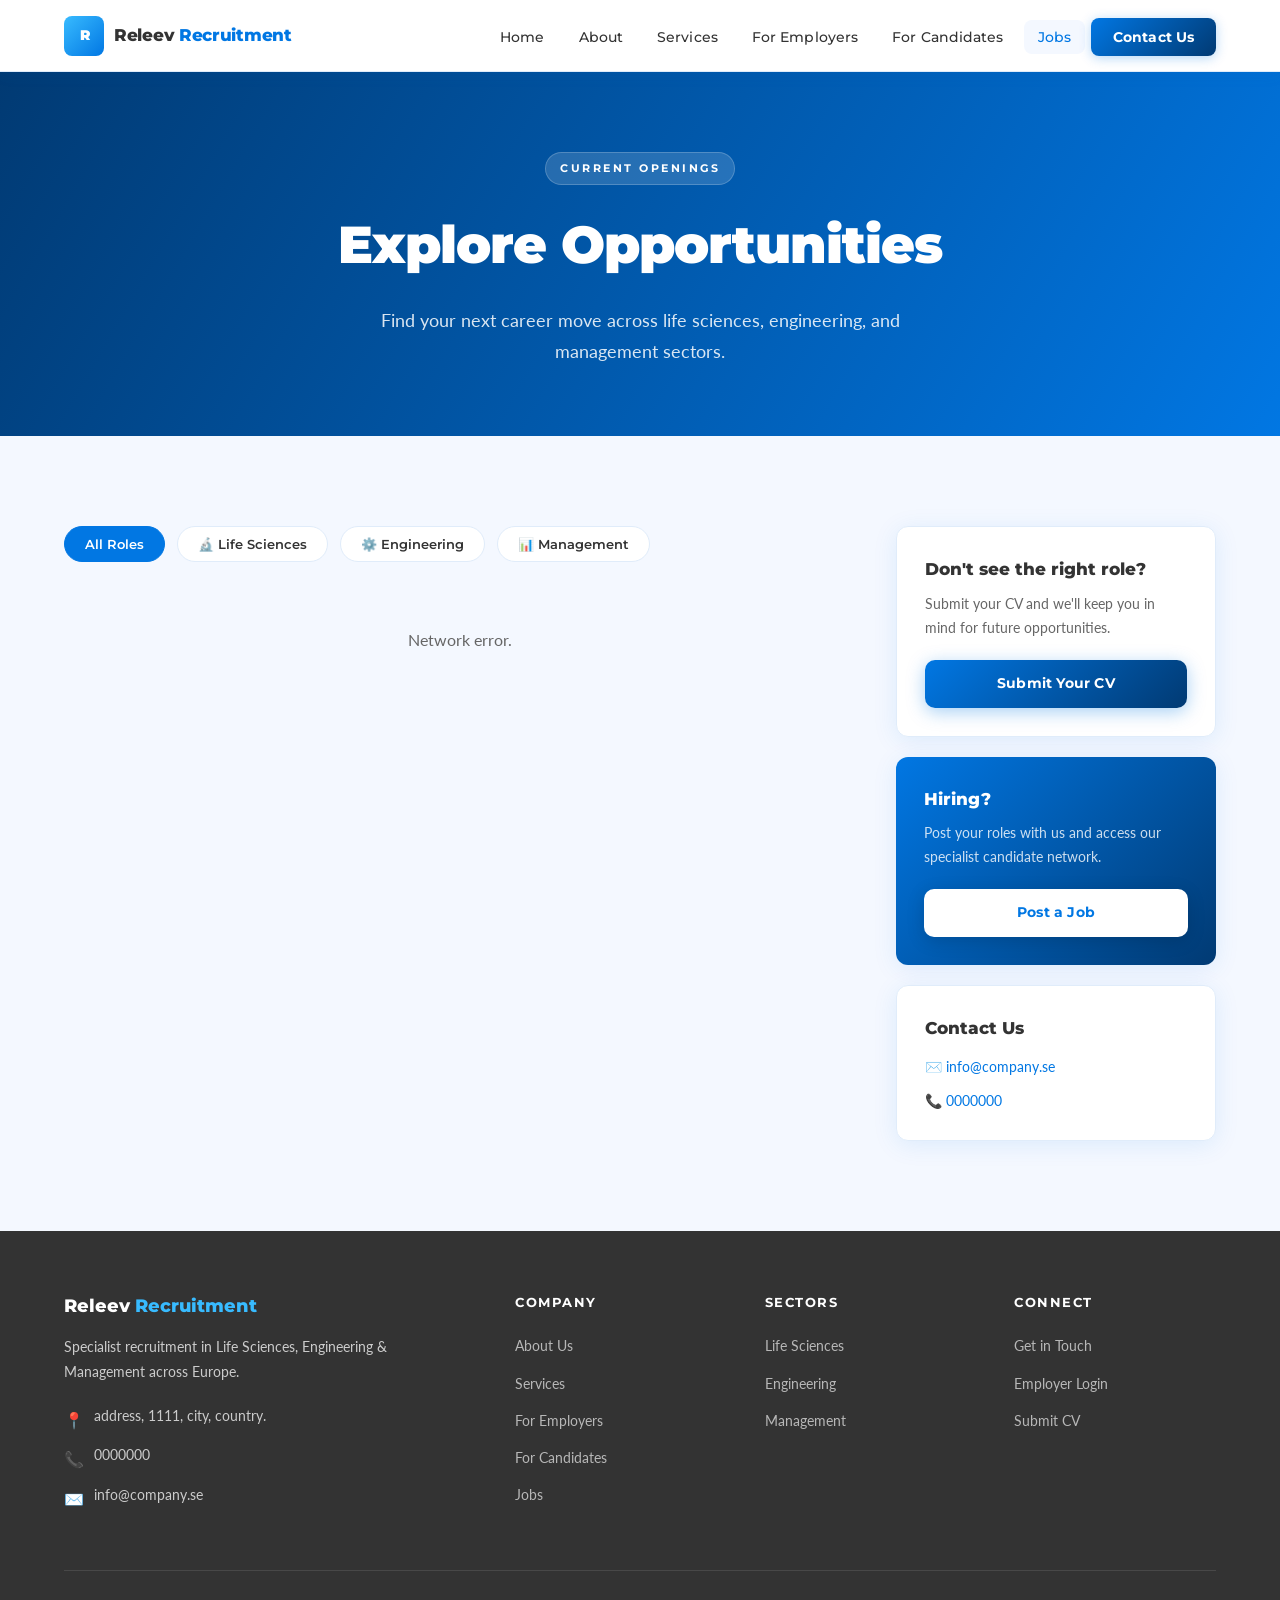
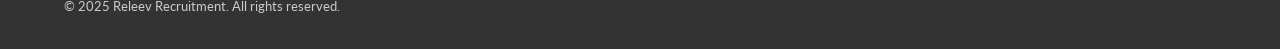
<file: jobs.html>
﻿<!DOCTYPE html>
<html lang="en">
<head>
  <meta charset="UTF-8" />
  <meta name="viewport" content="width=device-width, initial-scale=1.0" />
  <title>Jobs – Releev Recruitment</title>
  <link rel="stylesheet" href="style.css" />
  <style>
    .filter-bar { display:flex; gap:12px; flex-wrap:wrap; margin-bottom:32px; align-items:center; }
    .filter-btn { padding:9px 20px; border-radius:20px; border:1.5px solid var(--grey-border); background:white; font-family:var(--font-head); font-weight:600; font-size:13px; cursor:pointer; transition:var(--transition); color:var(--grey-dark); }
    .filter-btn:hover, .filter-btn.active { background:var(--blue-deep); color:white; border-color:var(--blue-deep); }
    .job-card { background:white; border:1.5px solid var(--grey-border); border-radius:var(--radius); padding:28px 32px; display:flex; align-items:center; justify-content:space-between; transition:var(--transition); gap:20px; margin-bottom:16px; }
    .job-card:hover { border-color:var(--blue-light); box-shadow:var(--shadow); transform:translateX(4px); }
    .job-info h3 { font-family:var(--font-head); font-weight:700; font-size:18px; margin-bottom:6px; color:var(--grey-dark); }
    .job-meta { display:flex; gap:14px; flex-wrap:wrap; margin-top:8px; }
    .job-meta span { font-size:13px; color:var(--grey-mid); }
    .job-sector { display:inline-block; padding:4px 12px; border-radius:20px; font-size:11px; font-weight:700; font-family:var(--font-head); letter-spacing:0.5px; margin-bottom:8px; }
    .sector-ls { background:rgba(1,119,227,0.1); color:var(--blue-deep); }
    .sector-eng { background:rgba(255,107,53,0.1); color:var(--orange); }
    .sector-mgmt { background:rgba(34,197,94,0.1); color:#16a34a; }
    .apply-modal { display:none; position:fixed; inset:0; background:rgba(0,0,0,0.5); z-index:1000; align-items:center; justify-content:center; padding:20px; }
    .apply-modal.open { display:flex; }
    .modal-box { background:white; border-radius:20px; padding:40px; max-width:540px; width:100%; max-height:90vh; overflow-y:auto; position:relative; }
    .modal-close { position:absolute; top:16px; right:20px; background:none; border:none; font-size:24px; cursor:pointer; color:var(--grey-mid); }
  </style>
</head>
<body>

<nav class="navbar">
  <a href="index.html" class="nav-logo"><div class="logo-icon">R</div><span class="logo-text">Releev <span>Recruitment</span></span></a>
  <ul class="nav-links" id="navLinks">
    <li><a href="index.html">Home</a></li><li><a href="about.html">About</a></li><li><a href="services.html">Services</a></li><li><a href="employers.html">For Employers</a></li><li><a href="candidates.html">For Candidates</a></li><li><a href="jobs.html" class="active">Jobs</a></li><li><a href="contact.html" class="nav-cta">Contact Us</a></li>
  </ul>
  <div class="hamburger" id="hamburger"><span></span><span></span><span></span></div>
</nav>

<section class="page-hero">
  <div class="section-tag" style="background:rgba(255,255,255,0.15);color:white;border:1px solid rgba(255,255,255,0.2);">Current Openings</div>
  <h1>Explore Opportunities</h1>
  <p>Find your next career move across life sciences, engineering, and management sectors.</p>
</section>

<section class="section" style="background:var(--grey-light);">
  <div class="container">
    <div style="display:grid;grid-template-columns:1fr 320px;gap:40px;align-items:start;">

      <div>
        <div class="filter-bar">
          <button class="filter-btn active" data-sector="all">All Roles</button>
          <button class="filter-btn" data-sector="Life Sciences">🔬 Life Sciences</button>
          <button class="filter-btn" data-sector="Engineering">⚙️ Engineering</button>
          <button class="filter-btn" data-sector="Management">📊 Management</button>
        </div>

        <div id="jobList"><div style="text-align:center;padding:48px;color:var(--grey-mid);">Loading jobs…</div></div>

        <div id="noJobs" style="display:none;text-align:center;padding:48px;background:white;border-radius:var(--radius);border:1.5px dashed var(--grey-border);">
          <div style="font-size:40px;margin-bottom:12px;">🔍</div>
          <h4 style="font-family:var(--font-head);font-weight:700;margin-bottom:8px;">No openings in this category</h4>
          <p style="color:var(--grey-mid);font-size:15px;">Submit your CV and we'll reach out when a matching role becomes available.</p>
          <a href="candidates.html" class="btn btn-primary" style="margin-top:20px;">Submit CV</a>
        </div>
      </div>

      <!-- SIDEBAR -->
      <div style="position:sticky;top:90px;display:flex;flex-direction:column;gap:20px;">
        <div class="card" style="padding:28px;">
          <h4 style="font-family:var(--font-head);font-weight:800;font-size:17px;margin-bottom:8px;">Don't see the right role?</h4>
          <p style="color:var(--grey-mid);font-size:14px;line-height:1.7;margin-bottom:20px;">Submit your CV and we'll keep you in mind for future opportunities.</p>
          <a href="candidates.html" class="btn btn-primary" style="width:100%;justify-content:center;font-size:14px;padding:12px;">Submit Your CV</a>
        </div>
        <div class="card" style="padding:28px;background:linear-gradient(135deg,var(--blue-deep),var(--blue-dark));border:none;">
          <h4 style="font-family:var(--font-head);font-weight:800;font-size:17px;margin-bottom:8px;color:white;">Hiring?</h4>
          <p style="color:rgba(255,255,255,0.8);font-size:14px;line-height:1.7;margin-bottom:20px;">Post your roles with us and access our specialist candidate network.</p>
          <a href="employer/register.php" class="btn btn-white" style="width:100%;justify-content:center;font-size:14px;padding:12px;">Post a Job</a>
        </div>
        <div class="card" style="padding:28px;">
          <h4 style="font-family:var(--font-head);font-weight:800;font-size:17px;margin-bottom:12px;">Contact Us</h4>
          <div style="display:flex;flex-direction:column;gap:10px;">
            <a href="mailto:info@company.se" style="color:var(--blue-deep);text-decoration:none;font-size:14px;">✉️ info@company.se</a>
            <a href="tel:0000000" style="color:var(--blue-deep);text-decoration:none;font-size:14px;">📞 0000000</a>
          </div>
        </div>
      </div>

    </div>
  </div>
</section>

<!-- APPLY MODAL -->
<div class="apply-modal" id="applyModal">
  <div class="modal-box">
    <button class="modal-close" onclick="closeModal()">✕</button>
    <h3 style="font-family:var(--font-head);font-weight:800;font-size:22px;margin-bottom:4px;" id="modalTitle">Apply for Role</h3>
    <p style="color:var(--grey-mid);font-size:14px;margin-bottom:24px;" id="modalMeta"></p>
    <form id="applyForm" enctype="multipart/form-data" onsubmit="handleApply(event)">
      <input type="hidden" name="job_id" id="jobIdField">
      <div class="form-group"><label>Full Name *</label><input type="text" name="full_name" required placeholder="Your full name" /></div>
      <div class="form-group"><label>Email Address *</label><input type="email" name="email" required placeholder="your@email.com" /></div>
      <div class="form-group"><label>Phone Number</label><input type="tel" name="phone" placeholder="+46 ..." /></div>
      <div class="form-group"><label>LinkedIn Profile</label><input type="url" name="linkedin" placeholder="https://linkedin.com/in/..." /></div>
      <div class="form-group"><label>Cover Message</label><textarea name="cover_message" placeholder="Tell us why you're a great fit..." style="min-height:100px;"></textarea></div>
      <div class="form-group"><label>Upload CV (PDF, DOC, DOCX)</label><input type="file" name="cv" accept=".pdf,.doc,.docx" /></div>
      <div id="applyError" style="display:none;background:#fee2e2;color:#991b1b;padding:12px 16px;border-radius:8px;margin-bottom:14px;font-size:14px;"></div>
      <button type="submit" id="applySubmit" class="btn btn-primary" style="width:100%;justify-content:center;">Submit Application →</button>
    </form>
    <div id="applySuccess" style="display:none;text-align:center;padding:20px 0;">
      <div style="font-size:48px;margin-bottom:12px;">🎉</div>
      <h4 style="font-family:var(--font-head);font-weight:800;font-size:20px;color:var(--grey-dark);margin-bottom:8px;">Application Submitted!</h4>
      <p style="color:var(--grey-mid);">We'll review your application and be in touch within 2 business days.</p>
      <button class="btn btn-primary" style="margin-top:20px;" onclick="closeModal()">Close</button>
    </div>
  </div>
</div>

<footer>
  <div class="container">
    <div class="footer-grid">
      <div class="footer-brand"><div class="logo-text">Releev <span>Recruitment</span></div><p>Specialist recruitment in Life Sciences, Engineering &amp; Management across Europe.</p><div style="margin-top:20px;"><div class="footer-contact-item"><span>📍</span><span>address, 1111, city, country.</span></div><div class="footer-contact-item"><span>📞</span><span>0000000</span></div><div class="footer-contact-item"><span>✉️</span><span>info@company.se</span></div></div></div>
      <div class="footer-col"><h4>Company</h4><ul><li><a href="about.html">About Us</a></li><li><a href="services.html">Services</a></li><li><a href="employers.html">For Employers</a></li><li><a href="candidates.html">For Candidates</a></li><li><a href="jobs.html">Jobs</a></li></ul></div>
      <div class="footer-col"><h4>Sectors</h4><ul><li><a href="employers.html">Life Sciences</a></li><li><a href="employers.html">Engineering</a></li><li><a href="employers.html">Management</a></li></ul></div>
      <div class="footer-col"><h4>Connect</h4><ul><li><a href="contact.html">Get in Touch</a></li><li><a href="employer/login.php">Employer Login</a></li><li><a href="candidates.html">Submit CV</a></li></ul></div>
    </div>
    <div class="footer-bottom"><span>© 2025 Releev Recruitment. All rights reserved.</span></div>
  </div>
</footer>

<script>
document.getElementById('hamburger').addEventListener('click',()=>document.getElementById('navLinks').classList.toggle('open'));

let allJobs = [];
let currentSector = 'all';

const sectorClass = {'Life Sciences':'sector-ls','Engineering':'sector-eng','Management':'sector-mgmt'};
const sectorIcon  = {'Life Sciences':'🔬','Engineering':'⚙️','Management':'📊'};

async function loadJobs() {
  try {
    const res = await fetch('api/jobs-public.php');
    const data = await res.json();
    if (data.success) { allJobs = data.jobs || []; renderJobs(); }
    else { document.getElementById('jobList').innerHTML = '<div style="padding:32px;text-align:center;color:#666;">Could not load jobs.</div>'; }
  } catch(e) { document.getElementById('jobList').innerHTML = '<div style="padding:32px;text-align:center;color:#666;">Network error.</div>'; }
}

function renderJobs() {
  const list = document.getElementById('jobList');
  const noJobs = document.getElementById('noJobs');
  const filtered = currentSector === 'all' ? allJobs : allJobs.filter(j => j.sector === currentSector);

  if (!filtered.length) { list.innerHTML = ''; noJobs.style.display = 'block'; return; }
  noJobs.style.display = 'none';

  list.innerHTML = filtered.map(job => `
    <div class="job-card">
      <div class="job-info">
        <div class="job-sector ${sectorClass[job.sector]||''}">${sectorIcon[job.sector]||''} ${esc(job.sector)}</div>
        <h3>${esc(job.title)}</h3>
        <div class="job-meta">
          <span>📍 ${esc(job.location)}</span>
          <span>💼 ${esc(job.contract_type||'')}</span>
          <span>⏱ ${esc(job.hours||'')}</span>
          ${job.salary ? `<span>💰 ${esc(job.salary)}</span>` : ''}
        </div>
      </div>
      <button class="btn btn-primary" style="white-space:nowrap;padding:12px 22px;font-size:14px;" onclick="openModal(${job.id}, '${escJS(job.title)}', '${escJS(job.sector)}', '${escJS(job.location)}')">Apply Now</button>
    </div>
  `).join('');
}

function esc(s){ return String(s||'').replace(/[&<>"']/g, c => ({'&':'&amp;','<':'&lt;','>':'&gt;','"':'&quot;',"'":'&#39;'}[c])); }
function escJS(s){ return String(s||'').replace(/\\/g,'\\\\').replace(/'/g,"\\'"); }

document.querySelectorAll('.filter-btn').forEach(btn => btn.addEventListener('click', () => {
  document.querySelectorAll('.filter-btn').forEach(b => b.classList.remove('active'));
  btn.classList.add('active');
  currentSector = btn.dataset.sector;
  renderJobs();
}));

function openModal(jobId, title, sector, location) {
  document.getElementById('jobIdField').value = jobId;
  document.getElementById('modalTitle').textContent = title;
  document.getElementById('modalMeta').textContent = sector + ' · ' + location;
  document.getElementById('applyForm').style.display = 'block';
  document.getElementById('applySuccess').style.display = 'none';
  document.getElementById('applyModal').classList.add('open');
  document.body.style.overflow = 'hidden';
}
function closeModal() {
  document.getElementById('applyModal').classList.remove('open');
  document.body.style.overflow = '';
}

async function handleApply(e) {
  e.preventDefault();
  const form = document.getElementById('applyForm');
  const btn = document.getElementById('applySubmit');
  const err = document.getElementById('applyError');
  err.style.display = 'none'; btn.disabled = true; btn.textContent = 'Submitting...';
  try {
    const fd = new FormData(form);
    const res = await fetch('api/apply.php', { method: 'POST', body: fd });
    const data = await res.json();
    if (data.success) {
      form.style.display = 'none';
      document.getElementById('applySuccess').style.display = 'block';
    } else {
      err.textContent = data.message || 'Something went wrong.';
      err.style.display = 'block';
      btn.disabled = false; btn.textContent = 'Submit Application →';
    }
  } catch(ex) {
    err.textContent = 'Network error.';
    err.style.display = 'block';
    btn.disabled = false; btn.textContent = 'Submit Application →';
  }
}

document.getElementById('applyModal').addEventListener('click', e => { if (e.target === e.currentTarget) closeModal(); });
loadJobs();
</script>
</body>
</html>
</file>
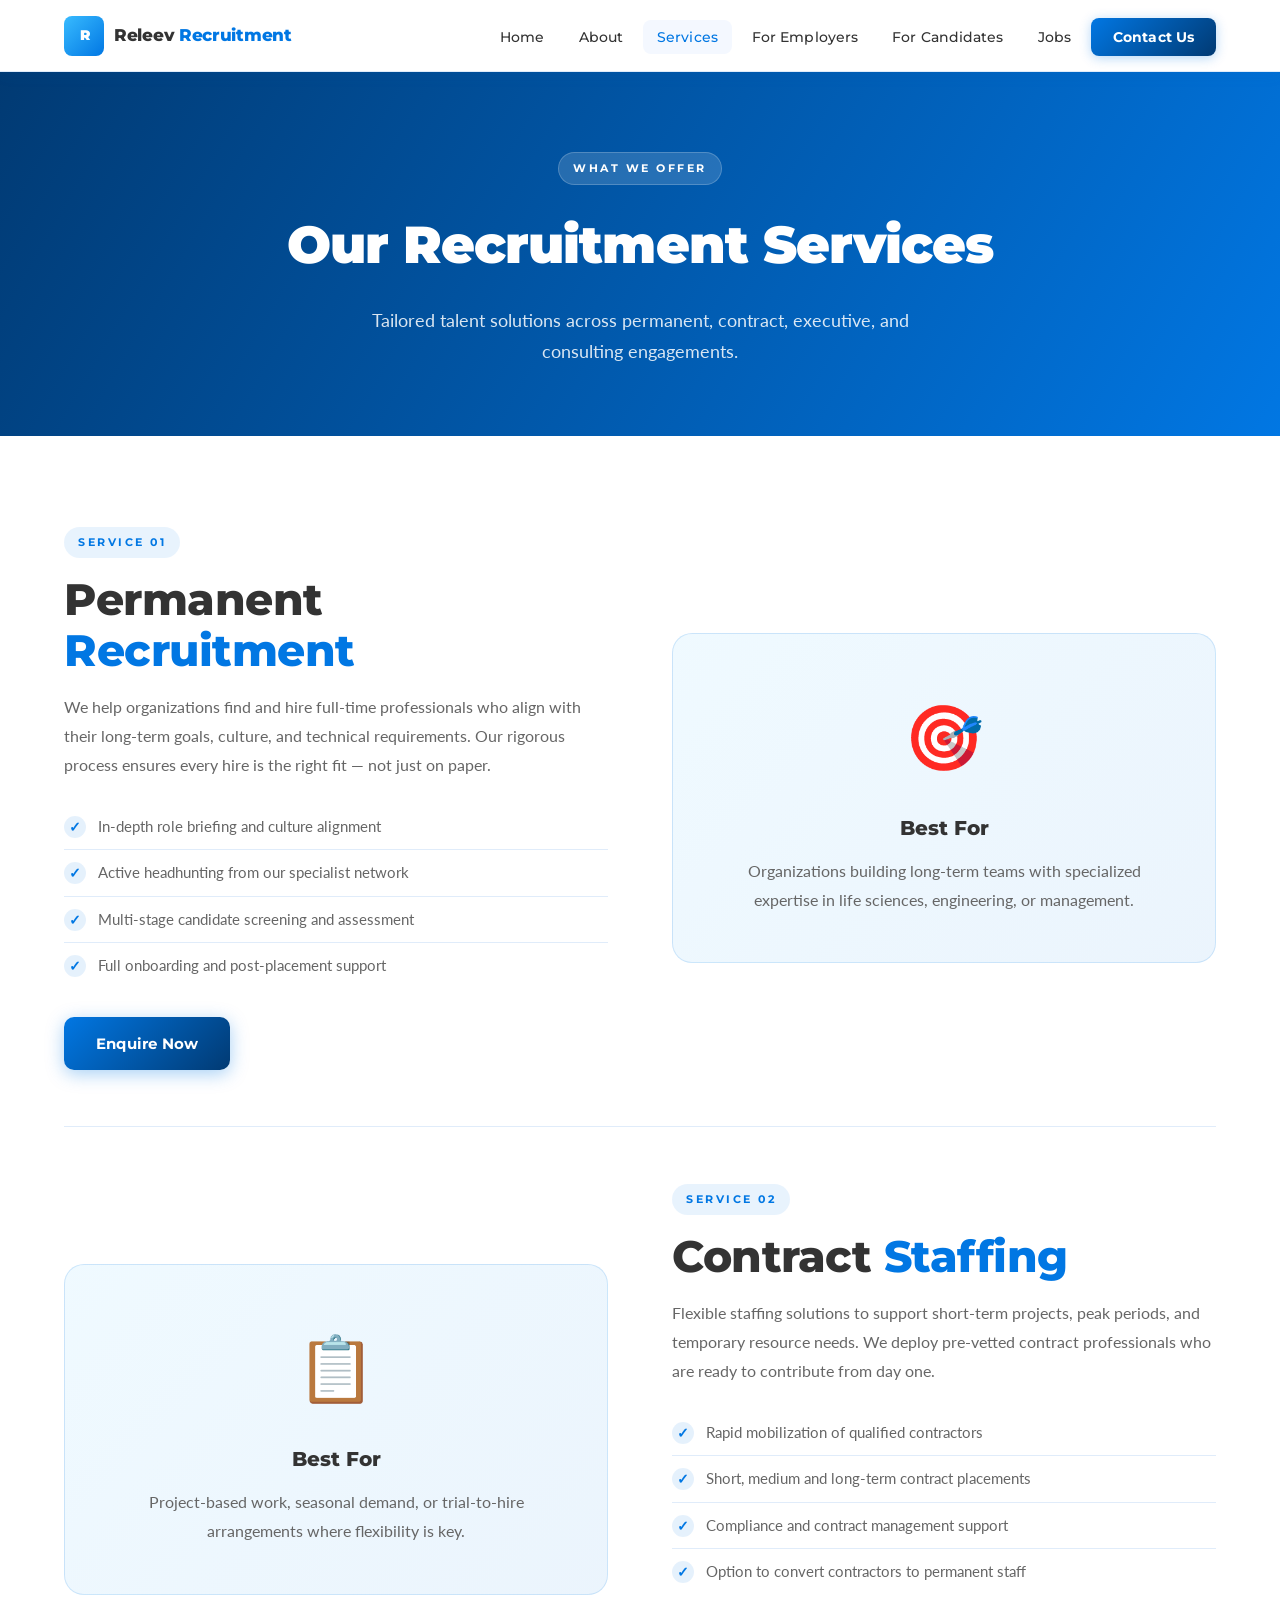
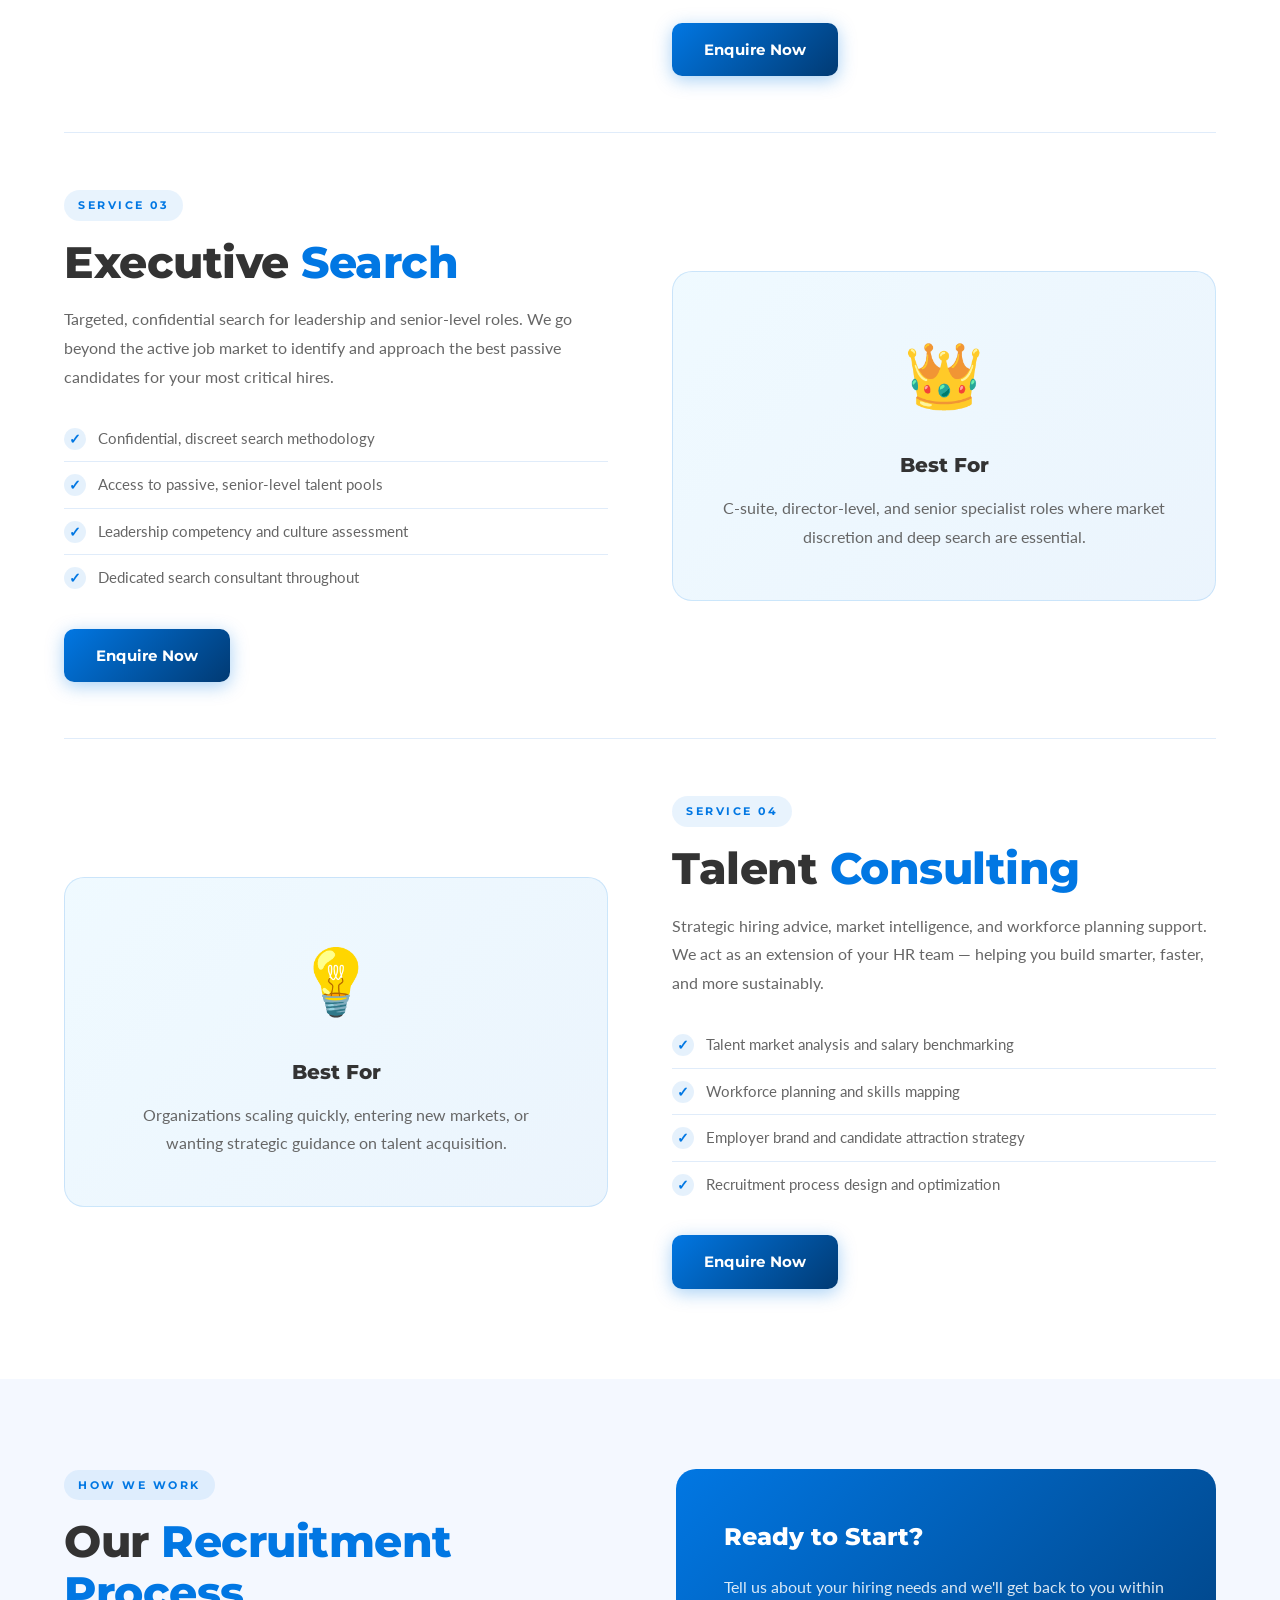
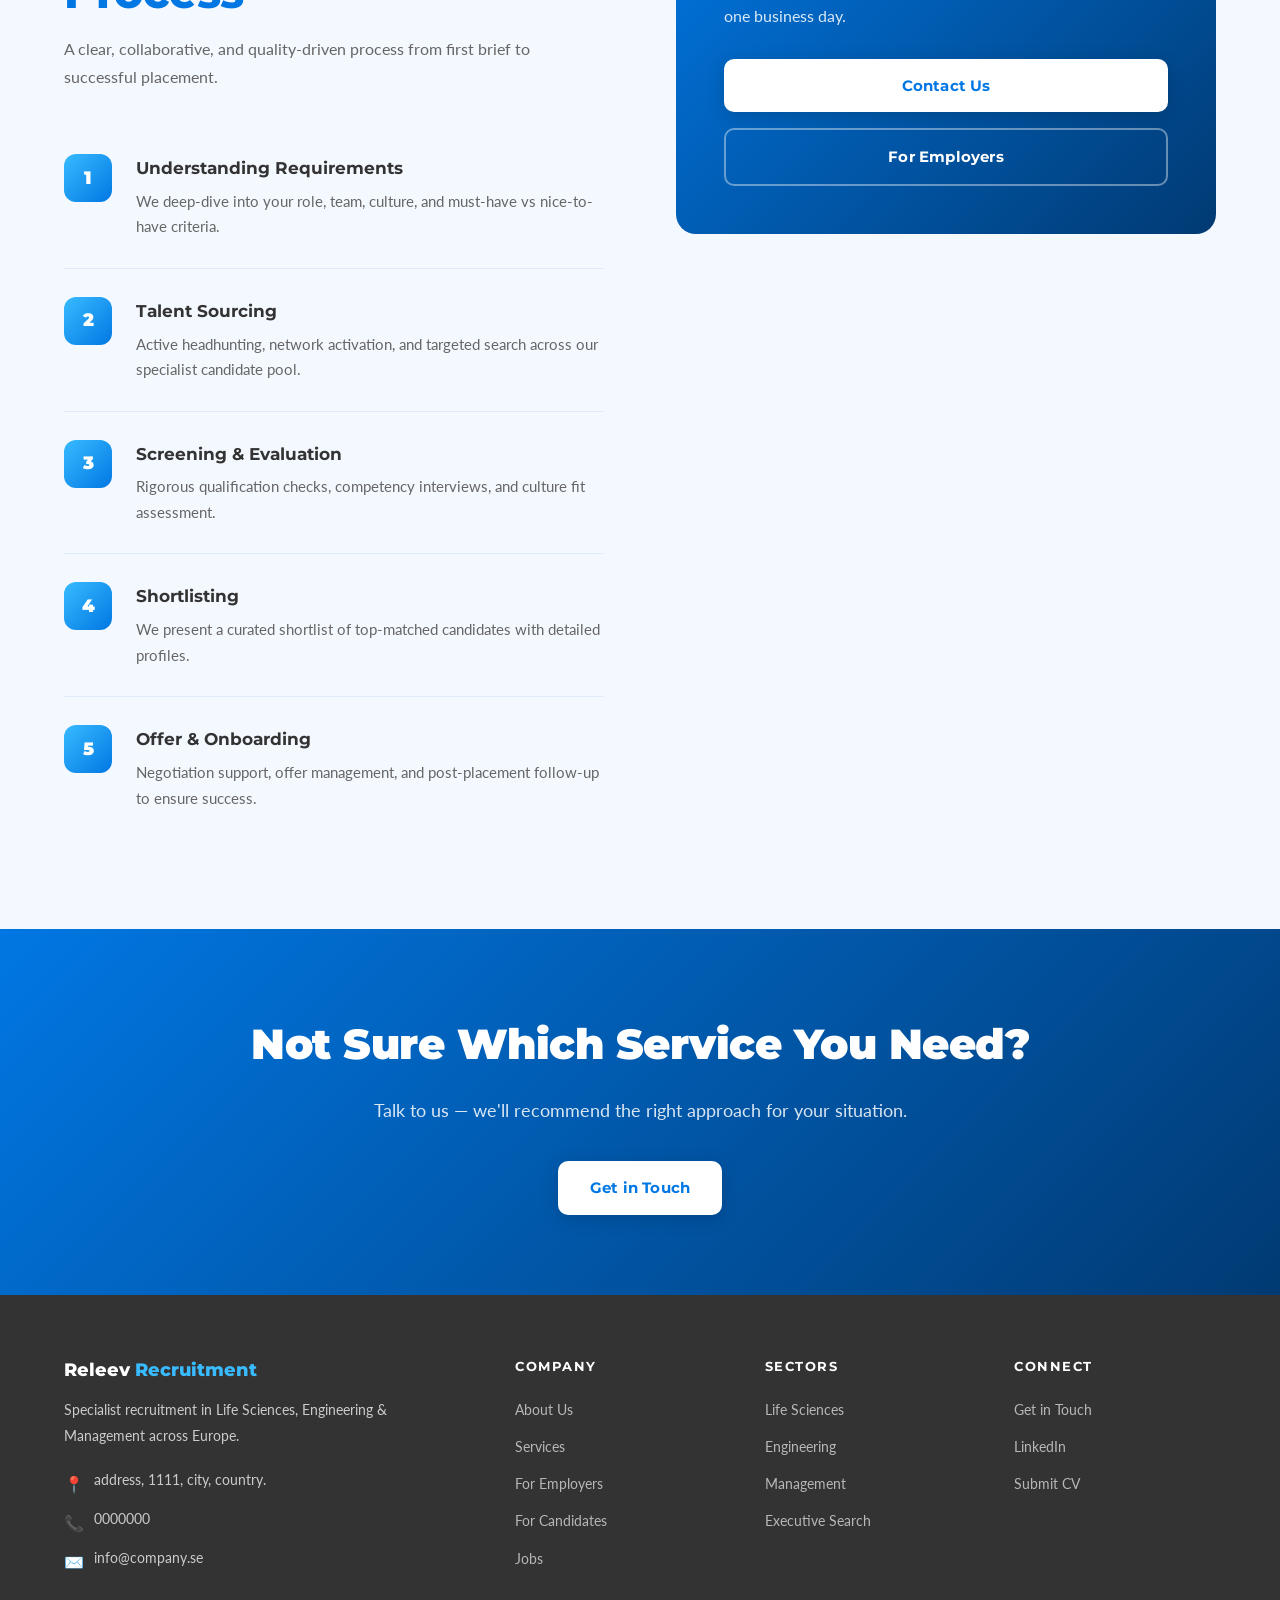
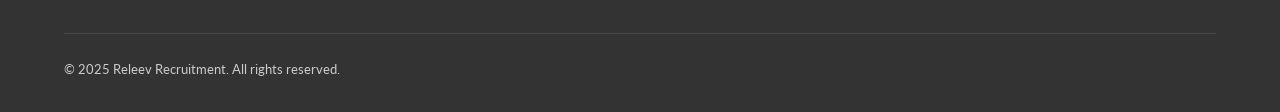
<file: services.html>
﻿<!DOCTYPE html>
<html lang="en">
<head>
  <meta charset="UTF-8" />
  <meta name="viewport" content="width=device-width, initial-scale=1.0" />
  <title>Services – Releev Recruitment</title>
  <link rel="stylesheet" href="style.css" />
</head>
<body>

<nav class="navbar">
  <a href="index.html" class="nav-logo"><div class="logo-icon">R</div><span class="logo-text">Releev <span>Recruitment</span></span></a>
  <ul class="nav-links" id="navLinks">
    <li><a href="index.html">Home</a></li><li><a href="about.html">About</a></li><li><a href="services.html" class="active">Services</a></li><li><a href="employers.html">For Employers</a></li><li><a href="candidates.html">For Candidates</a></li><li><a href="jobs.html">Jobs</a></li><li><a href="contact.html" class="nav-cta">Contact Us</a></li>
  </ul>
  <div class="hamburger" id="hamburger"><span></span><span></span><span></span></div>
</nav>

<section class="page-hero">
  <div class="section-tag" style="background:rgba(255,255,255,0.15);color:white;border:1px solid rgba(255,255,255,0.2);">What We Offer</div>
  <h1>Our Recruitment Services</h1>
  <p>Tailored talent solutions across permanent, contract, executive, and consulting engagements.</p>
</section>

<!-- SERVICES DETAIL -->
<section class="section" style="background:white;">
  <div class="container">
    <div style="display:flex;flex-direction:column;gap:56px;">

      <div style="display:grid;grid-template-columns:1fr 1fr;gap:64px;align-items:center;">
        <div>
          <div class="section-tag">Service 01</div>
          <h2 class="section-title">Permanent <span>Recruitment</span></h2>
          <p style="color:var(--grey-mid);line-height:1.8;margin-bottom:24px;">We help organizations find and hire full-time professionals who align with their long-term goals, culture, and technical requirements. Our rigorous process ensures every hire is the right fit — not just on paper.</p>
          <ul class="check-list">
            <li>In-depth role briefing and culture alignment</li>
            <li>Active headhunting from our specialist network</li>
            <li>Multi-stage candidate screening and assessment</li>
            <li>Full onboarding and post-placement support</li>
          </ul>
          <a href="contact.html" class="btn btn-primary" style="margin-top:28px;">Enquire Now</a>
        </div>
        <div style="background:linear-gradient(135deg,rgba(56,187,255,0.08),rgba(1,119,227,0.08));border-radius:20px;padding:48px;border:1px solid rgba(1,119,227,0.15);text-align:center;">
          <div style="font-size:64px;margin-bottom:20px;">🎯</div>
          <h4 style="font-family:var(--font-head);font-weight:800;font-size:20px;color:var(--grey-dark);margin-bottom:12px;">Best For</h4>
          <p style="color:var(--grey-mid);line-height:1.8;">Organizations building long-term teams with specialized expertise in life sciences, engineering, or management.</p>
        </div>
      </div>

      <div style="border-top:1px solid var(--grey-border);padding-top:56px;display:grid;grid-template-columns:1fr 1fr;gap:64px;align-items:center;">
        <div style="background:linear-gradient(135deg,rgba(56,187,255,0.08),rgba(1,119,227,0.08));border-radius:20px;padding:48px;border:1px solid rgba(1,119,227,0.15);text-align:center;">
          <div style="font-size:64px;margin-bottom:20px;">📋</div>
          <h4 style="font-family:var(--font-head);font-weight:800;font-size:20px;color:var(--grey-dark);margin-bottom:12px;">Best For</h4>
          <p style="color:var(--grey-mid);line-height:1.8;">Project-based work, seasonal demand, or trial-to-hire arrangements where flexibility is key.</p>
        </div>
        <div>
          <div class="section-tag">Service 02</div>
          <h2 class="section-title">Contract <span>Staffing</span></h2>
          <p style="color:var(--grey-mid);line-height:1.8;margin-bottom:24px;">Flexible staffing solutions to support short-term projects, peak periods, and temporary resource needs. We deploy pre-vetted contract professionals who are ready to contribute from day one.</p>
          <ul class="check-list">
            <li>Rapid mobilization of qualified contractors</li>
            <li>Short, medium and long-term contract placements</li>
            <li>Compliance and contract management support</li>
            <li>Option to convert contractors to permanent staff</li>
          </ul>
          <a href="contact.html" class="btn btn-primary" style="margin-top:28px;">Enquire Now</a>
        </div>
      </div>

      <div style="border-top:1px solid var(--grey-border);padding-top:56px;display:grid;grid-template-columns:1fr 1fr;gap:64px;align-items:center;">
        <div>
          <div class="section-tag">Service 03</div>
          <h2 class="section-title">Executive <span>Search</span></h2>
          <p style="color:var(--grey-mid);line-height:1.8;margin-bottom:24px;">Targeted, confidential search for leadership and senior-level roles. We go beyond the active job market to identify and approach the best passive candidates for your most critical hires.</p>
          <ul class="check-list">
            <li>Confidential, discreet search methodology</li>
            <li>Access to passive, senior-level talent pools</li>
            <li>Leadership competency and culture assessment</li>
            <li>Dedicated search consultant throughout</li>
          </ul>
          <a href="contact.html" class="btn btn-primary" style="margin-top:28px;">Enquire Now</a>
        </div>
        <div style="background:linear-gradient(135deg,rgba(56,187,255,0.08),rgba(1,119,227,0.08));border-radius:20px;padding:48px;border:1px solid rgba(1,119,227,0.15);text-align:center;">
          <div style="font-size:64px;margin-bottom:20px;">👑</div>
          <h4 style="font-family:var(--font-head);font-weight:800;font-size:20px;color:var(--grey-dark);margin-bottom:12px;">Best For</h4>
          <p style="color:var(--grey-mid);line-height:1.8;">C-suite, director-level, and senior specialist roles where market discretion and deep search are essential.</p>
        </div>
      </div>

      <div style="border-top:1px solid var(--grey-border);padding-top:56px;display:grid;grid-template-columns:1fr 1fr;gap:64px;align-items:center;">
        <div style="background:linear-gradient(135deg,rgba(56,187,255,0.08),rgba(1,119,227,0.08));border-radius:20px;padding:48px;border:1px solid rgba(1,119,227,0.15);text-align:center;">
          <div style="font-size:64px;margin-bottom:20px;">💡</div>
          <h4 style="font-family:var(--font-head);font-weight:800;font-size:20px;color:var(--grey-dark);margin-bottom:12px;">Best For</h4>
          <p style="color:var(--grey-mid);line-height:1.8;">Organizations scaling quickly, entering new markets, or wanting strategic guidance on talent acquisition.</p>
        </div>
        <div>
          <div class="section-tag">Service 04</div>
          <h2 class="section-title">Talent <span>Consulting</span></h2>
          <p style="color:var(--grey-mid);line-height:1.8;margin-bottom:24px;">Strategic hiring advice, market intelligence, and workforce planning support. We act as an extension of your HR team — helping you build smarter, faster, and more sustainably.</p>
          <ul class="check-list">
            <li>Talent market analysis and salary benchmarking</li>
            <li>Workforce planning and skills mapping</li>
            <li>Employer brand and candidate attraction strategy</li>
            <li>Recruitment process design and optimization</li>
          </ul>
          <a href="contact.html" class="btn btn-primary" style="margin-top:28px;">Enquire Now</a>
        </div>
      </div>

    </div>
  </div>
</section>

<!-- PROCESS -->
<section class="section" style="background:var(--grey-light);">
  <div class="container">
    <div style="display:grid;grid-template-columns:1fr 1fr;gap:72px;align-items:start;">
      <div>
        <div class="section-tag">How We Work</div>
        <h2 class="section-title">Our <span>Recruitment Process</span></h2>
        <p style="color:var(--grey-mid);margin-bottom:36px;">A clear, collaborative, and quality-driven process from first brief to successful placement.</p>
        <div class="process-step">
          <div class="step-num">1</div>
          <div class="step-content"><h4>Understanding Requirements</h4><p>We deep-dive into your role, team, culture, and must-have vs nice-to-have criteria.</p></div>
        </div>
        <div class="process-step">
          <div class="step-num">2</div>
          <div class="step-content"><h4>Talent Sourcing</h4><p>Active headhunting, network activation, and targeted search across our specialist candidate pool.</p></div>
        </div>
        <div class="process-step">
          <div class="step-num">3</div>
          <div class="step-content"><h4>Screening &amp; Evaluation</h4><p>Rigorous qualification checks, competency interviews, and culture fit assessment.</p></div>
        </div>
        <div class="process-step">
          <div class="step-num">4</div>
          <div class="step-content"><h4>Shortlisting</h4><p>We present a curated shortlist of top-matched candidates with detailed profiles.</p></div>
        </div>
        <div class="process-step">
          <div class="step-num">5</div>
          <div class="step-content"><h4>Offer &amp; Onboarding</h4><p>Negotiation support, offer management, and post-placement follow-up to ensure success.</p></div>
        </div>
      </div>
      <div style="position:sticky;top:100px;">
        <div style="background:linear-gradient(135deg,var(--blue-deep),var(--blue-dark));border-radius:20px;padding:48px;color:white;">
          <h3 style="font-family:var(--font-head);font-weight:800;font-size:24px;margin-bottom:16px;">Ready to Start?</h3>
          <p style="opacity:0.85;line-height:1.8;margin-bottom:28px;">Tell us about your hiring needs and we'll get back to you within one business day.</p>
          <a href="contact.html" class="btn btn-white" style="width:100%;justify-content:center;margin-bottom:16px;">Contact Us</a>
          <a href="employers.html" class="btn btn-outline" style="width:100%;justify-content:center;border-color:rgba(255,255,255,0.4);color:white;">For Employers</a>
        </div>
      </div>
    </div>
  </div>
</section>

<div class="cta-banner">
  <div class="container">
    <h2>Not Sure Which Service You Need?</h2>
    <p>Talk to us — we'll recommend the right approach for your situation.</p>
    <div class="btn-group"><a href="contact.html" class="btn btn-white">Get in Touch</a></div>
  </div>
</div>

<footer>
  <div class="container">
    <div class="footer-grid">
      <div class="footer-brand"><div class="logo-text">Releev <span>Recruitment</span></div><p>Specialist recruitment in Life Sciences, Engineering &amp; Management across Europe.</p><div style="margin-top:20px;"><div class="footer-contact-item"><span>📍</span><span>address, 1111, city, country.</span></div><div class="footer-contact-item"><span>📞</span><span>0000000</span></div><div class="footer-contact-item"><span>✉️</span><span>info@company.se</span></div></div></div>
      <div class="footer-col"><h4>Company</h4><ul><li><a href="about.html">About Us</a></li><li><a href="services.html">Services</a></li><li><a href="employers.html">For Employers</a></li><li><a href="candidates.html">For Candidates</a></li><li><a href="jobs.html">Jobs</a></li></ul></div>
      <div class="footer-col"><h4>Sectors</h4><ul><li><a href="employers.html">Life Sciences</a></li><li><a href="employers.html">Engineering</a></li><li><a href="employers.html">Management</a></li><li><a href="services.html">Executive Search</a></li></ul></div>
      <div class="footer-col"><h4>Connect</h4><ul><li><a href="contact.html">Get in Touch</a></li><li><a href="https://linkedin.com" target="_blank">LinkedIn</a></li><li><a href="candidates.html">Submit CV</a></li></ul></div>
    </div>
    <div class="footer-bottom"><span>© 2025 Releev Recruitment. All rights reserved.</span></div>
  </div>
</footer>
<script>document.getElementById('hamburger').addEventListener('click',()=>document.getElementById('navLinks').classList.toggle('open'));</script>
</body>
</html>
</file>
<file: style.css>
@import url('https://fonts.googleapis.com/css2?family=Montserrat:wght@300;400;500;600;700;800;900&family=Lato:wght@300;400;700&display=swap');

:root {
  --blue-light: #38BBFF;
  --blue-deep: #0177E3;
  --blue-dark: #013A73;
  --white: #ffffff;
  --grey-dark: #333333;
  --grey-mid: #666666;
  --grey-light: #f4f8ff;
  --grey-border: #e0ecfa;
  --orange: #FF6B35;
  --font-head: 'Montserrat', sans-serif;
  --font-body: 'Lato', sans-serif;
  --shadow: 0 4px 24px rgba(1,119,227,0.10);
  --shadow-lg: 0 8px 40px rgba(1,119,227,0.18);
  --radius: 12px;
  --transition: 0.28s cubic-bezier(0.4,0,0.2,1);
}

*, *::before, *::after { box-sizing: border-box; margin: 0; padding: 0; }

html { scroll-behavior: smooth; }

body {
  font-family: var(--font-body);
  color: var(--grey-dark);
  background: var(--white);
  line-height: 1.7;
  font-size: 16px;
}

/* ── NAVBAR ────────────────────────────────── */
.navbar {
  position: sticky; top: 0; z-index: 100;
  background: rgba(255,255,255,0.97);
  backdrop-filter: blur(12px);
  border-bottom: 1px solid var(--grey-border);
  padding: 0 5%;
  display: flex; align-items: center; justify-content: space-between;
  height: 72px;
  box-shadow: 0 2px 16px rgba(1,119,227,0.07);
}

.nav-logo {
  display: flex; align-items: center; gap: 10px;
  text-decoration: none;
}
.nav-logo .logo-icon {
  width: 40px; height: 40px;
  background: linear-gradient(135deg, var(--blue-light), var(--blue-deep));
  border-radius: 8px;
  display: flex; align-items: center; justify-content: center;
  font-family: var(--font-head); font-weight: 900; color: white; font-size: 14px;
  letter-spacing: -1px;
}
.nav-logo .logo-text {
  font-family: var(--font-head); font-weight: 800; font-size: 17px;
  color: var(--grey-dark); letter-spacing: -0.3px;
}
.nav-logo .logo-text span { color: var(--blue-deep); }

.nav-links {
  display: flex; align-items: center; gap: 6px;
  list-style: none;
}
.nav-links a {
  text-decoration: none; color: var(--grey-dark);
  font-family: var(--font-head); font-weight: 500; font-size: 14px;
  padding: 8px 14px; border-radius: 8px;
  transition: var(--transition);
  letter-spacing: 0.1px;
}
.nav-links a:hover, .nav-links a.active {
  background: var(--grey-light); color: var(--blue-deep);
}
.nav-cta {
  background: linear-gradient(135deg, var(--blue-deep), var(--blue-dark)) !important;
  color: white !important; padding: 10px 22px !important; border-radius: 8px !important;
  font-weight: 700 !important;
  box-shadow: 0 2px 12px rgba(1,119,227,0.3);
}
.nav-cta:hover { background: linear-gradient(135deg, var(--blue-light), var(--blue-deep)) !important; color: white !important; transform: translateY(-1px); box-shadow: 0 4px 20px rgba(1,119,227,0.4) !important; }

.hamburger { display: none; flex-direction: column; gap: 5px; cursor: pointer; padding: 6px; }
.hamburger span { width: 24px; height: 2px; background: var(--grey-dark); border-radius: 2px; transition: var(--transition); }

/* ── BUTTONS ────────────────────────────────── */
.btn {
  display: inline-flex; align-items: center; gap: 8px;
  font-family: var(--font-head); font-weight: 700; font-size: 15px;
  padding: 14px 32px; border-radius: 10px;
  text-decoration: none; border: none; cursor: pointer;
  transition: var(--transition); letter-spacing: 0.2px;
}
.btn-primary {
  background: linear-gradient(135deg, var(--blue-deep), var(--blue-dark));
  color: white;
  box-shadow: 0 4px 18px rgba(1,119,227,0.35);
}
.btn-primary:hover { background: linear-gradient(135deg, var(--blue-light), var(--blue-deep)); transform: translateY(-2px); box-shadow: 0 8px 28px rgba(1,119,227,0.45); }
.btn-outline {
  background: transparent; color: var(--blue-deep);
  border: 2px solid var(--blue-deep);
}
.btn-outline:hover { background: var(--blue-deep); color: white; transform: translateY(-2px); }
.btn-white {
  background: white; color: var(--blue-deep);
  box-shadow: 0 4px 18px rgba(0,0,0,0.15);
}
.btn-white:hover { background: var(--grey-light); transform: translateY(-2px); }
.btn-orange {
  background: var(--orange); color: white;
  box-shadow: 0 4px 18px rgba(255,107,53,0.3);
}
.btn-orange:hover { background: #e85a2a; transform: translateY(-2px); }

/* ── SECTION COMMONS ────────────────────────── */
.section { padding: 90px 5%; }
.section-sm { padding: 60px 5%; }
.container { max-width: 1160px; margin: 0 auto; }
.section-tag {
  display: inline-block;
  font-family: var(--font-head); font-weight: 700; font-size: 11px;
  letter-spacing: 2.5px; text-transform: uppercase;
  color: var(--blue-deep); background: rgba(1,119,227,0.09);
  padding: 6px 14px; border-radius: 20px; margin-bottom: 16px;
}
.section-title {
  font-family: var(--font-head); font-weight: 800; font-size: clamp(28px, 4vw, 44px);
  color: var(--grey-dark); line-height: 1.15; letter-spacing: -0.5px;
  margin-bottom: 18px;
}
.section-title span { color: var(--blue-deep); }
.section-subtitle {
  font-size: 17px; color: var(--grey-mid); max-width: 600px;
  line-height: 1.7; margin-bottom: 48px;
}
.text-center { text-align: center; }
.text-center .section-subtitle { margin-left: auto; margin-right: auto; }

/* ── CARDS ────────────────────────────────── */
.card {
  background: white; border-radius: var(--radius);
  border: 1px solid var(--grey-border);
  padding: 36px; transition: var(--transition);
  box-shadow: var(--shadow);
}
.card:hover { transform: translateY(-4px); box-shadow: var(--shadow-lg); border-color: var(--blue-light); }

.card-icon {
  width: 52px; height: 52px;
  background: linear-gradient(135deg, rgba(56,187,255,0.12), rgba(1,119,227,0.12));
  border-radius: 12px;
  display: flex; align-items: center; justify-content: center;
  font-size: 24px; margin-bottom: 20px;
}
.card h3 {
  font-family: var(--font-head); font-weight: 700; font-size: 19px;
  color: var(--grey-dark); margin-bottom: 10px;
}
.card p { color: var(--grey-mid); font-size: 15px; line-height: 1.7; }

/* ── GRID HELPERS ────────────────────────── */
.grid-2 { display: grid; grid-template-columns: repeat(auto-fit, minmax(280px, 1fr)); gap: 28px; }
.grid-3 { display: grid; grid-template-columns: repeat(auto-fit, minmax(240px, 1fr)); gap: 28px; }
.grid-4 { display: grid; grid-template-columns: repeat(auto-fit, minmax(200px, 1fr)); gap: 24px; }

/* ── FOOTER ────────────────────────────────── */
footer {
  background: var(--grey-dark); color: rgba(255,255,255,0.75);
  padding: 60px 5% 32px;
}
.footer-grid {
  display: grid; grid-template-columns: 2fr 1fr 1fr 1fr; gap: 48px;
  margin-bottom: 48px;
}
.footer-brand .logo-text { color: white; font-family: var(--font-head); font-weight: 800; font-size: 18px; }
.footer-brand .logo-text span { color: var(--blue-light); }
.footer-brand p { margin-top: 12px; font-size: 14px; line-height: 1.8; }
.footer-col h4 {
  font-family: var(--font-head); font-weight: 700; font-size: 13px;
  letter-spacing: 1.5px; text-transform: uppercase; color: white;
  margin-bottom: 18px;
}
.footer-col ul { list-style: none; }
.footer-col ul li { margin-bottom: 10px; }
.footer-col ul li a {
  text-decoration: none; color: rgba(255,255,255,0.65); font-size: 14px;
  transition: var(--transition);
}
.footer-col ul li a:hover { color: var(--blue-light); }
.footer-bottom {
  border-top: 1px solid rgba(255,255,255,0.1);
  padding-top: 24px;
  display: flex; align-items: center; justify-content: space-between;
  font-size: 13px;
}
.footer-contact-item { display: flex; align-items: flex-start; gap: 10px; margin-bottom: 10px; font-size: 14px; }
.footer-contact-item span:first-child { color: var(--blue-light); font-size: 16px; flex-shrink: 0; margin-top: 2px; }

/* ── HERO ────────────────────────────────── */
.hero {
  background: linear-gradient(135deg, #013A73 0%, #0177E3 60%, #38BBFF 100%);
  position: relative; overflow: hidden;
  padding: 110px 5% 90px;
  color: white;
}
.hero::before {
  content: '';
  position: absolute; inset: 0;
  background: url("data:image/svg+xml,%3Csvg width='60' height='60' viewBox='0 0 60 60' xmlns='http://www.w3.org/2000/svg'%3E%3Cg fill='none' fill-rule='evenodd'%3E%3Cg fill='%23ffffff' fill-opacity='0.04'%3E%3Ccircle cx='30' cy='30' r='1'/%3E%3C/g%3E%3C/g%3E%3C/svg%3E");
}
.hero-inner { position: relative; z-index: 1; max-width: 1160px; margin: 0 auto; }
.hero-tag {
  display: inline-block;
  font-family: var(--font-head); font-weight: 700; font-size: 11px;
  letter-spacing: 2.5px; text-transform: uppercase;
  color: rgba(255,255,255,0.9); background: rgba(255,255,255,0.15);
  padding: 7px 16px; border-radius: 20px; margin-bottom: 24px;
  border: 1px solid rgba(255,255,255,0.2);
}
.hero h1 {
  font-family: var(--font-head); font-weight: 900;
  font-size: clamp(36px, 5.5vw, 68px);
  line-height: 1.07; letter-spacing: -1.5px;
  margin-bottom: 24px; max-width: 820px;
}
.hero h1 em { font-style: normal; color: var(--blue-light); }
.hero p {
  font-size: clamp(16px, 2vw, 20px);
  color: rgba(255,255,255,0.85); max-width: 560px;
  line-height: 1.7; margin-bottom: 40px;
}
.hero-btns { display: flex; gap: 16px; flex-wrap: wrap; }

/* ── FORMS ────────────────────────────────── */
.form-group { margin-bottom: 22px; }
.form-group label {
  display: block; font-family: var(--font-head); font-weight: 600; font-size: 13px;
  letter-spacing: 0.5px; color: var(--grey-dark); margin-bottom: 8px;
}
.form-group input,
.form-group textarea,
.form-group select {
  width: 100%; padding: 13px 16px;
  border: 1.5px solid var(--grey-border); border-radius: 8px;
  font-family: var(--font-body); font-size: 15px; color: var(--grey-dark);
  background: white; transition: var(--transition); outline: none;
}
.form-group input:focus,
.form-group textarea:focus,
.form-group select:focus {
  border-color: var(--blue-deep);
  box-shadow: 0 0 0 3px rgba(1,119,227,0.12);
}
.form-group textarea { resize: vertical; min-height: 130px; }

/* ── STAT STRIP ─────────────────────────── */
.stat-strip {
  background: var(--grey-light); padding: 50px 5%;
  border-top: 1px solid var(--grey-border); border-bottom: 1px solid var(--grey-border);
}
.stat-grid { display: flex; justify-content: center; gap: 64px; flex-wrap: wrap; text-align: center; }
.stat-item .num {
  font-family: var(--font-head); font-weight: 900; font-size: 42px;
  color: var(--blue-deep); letter-spacing: -1px;
}
.stat-item .label { font-size: 14px; color: var(--grey-mid); font-weight: 500; margin-top: 4px; }

/* ── PAGE HERO (inner pages) ─────────────── */
.page-hero {
  background: linear-gradient(120deg, #013A73 0%, #0177E3 100%);
  padding: 80px 5% 70px; color: white; text-align: center;
}
.page-hero h1 {
  font-family: var(--font-head); font-weight: 900;
  font-size: clamp(30px, 4.5vw, 52px);
  letter-spacing: -1px; margin-bottom: 16px;
}
.page-hero p { font-size: 18px; opacity: 0.85; max-width: 540px; margin: 0 auto; }

/* ── BADGE ────────────────────────────────── */
.badge {
  display: inline-flex; align-items: center; gap: 6px;
  padding: 5px 12px; border-radius: 20px; font-size: 12px; font-weight: 700;
  font-family: var(--font-head); letter-spacing: 0.5px;
}
.badge-blue { background: rgba(1,119,227,0.1); color: var(--blue-deep); }
.badge-green { background: rgba(34,197,94,0.1); color: #16a34a; }
.badge-orange { background: rgba(255,107,53,0.1); color: var(--orange); }

/* ── CHECK LIST ─────────────────────────── */
.check-list { list-style: none; }
.check-list li {
  display: flex; align-items: flex-start; gap: 12px;
  padding: 10px 0; font-size: 15px; color: var(--grey-mid);
  border-bottom: 1px solid var(--grey-border);
}
.check-list li:last-child { border-bottom: none; }
.check-list li::before {
  content: '✓'; color: var(--blue-deep); font-weight: 800; font-size: 14px;
  background: rgba(1,119,227,0.1); width: 22px; height: 22px;
  border-radius: 50%; display: flex; align-items: center; justify-content: center;
  flex-shrink: 0; margin-top: 2px;
}

/* ── CTA BANNER ─────────────────────────── */
.cta-banner {
  background: linear-gradient(135deg, var(--blue-deep), var(--blue-dark));
  padding: 80px 5%; text-align: center; color: white;
}
.cta-banner h2 {
  font-family: var(--font-head); font-weight: 900;
  font-size: clamp(26px, 3.5vw, 42px); letter-spacing: -0.5px;
  margin-bottom: 14px;
}
.cta-banner p { font-size: 18px; opacity: 0.85; margin-bottom: 36px; }
.cta-banner .btn-group { display: flex; gap: 16px; justify-content: center; flex-wrap: wrap; }

/* ── JOB CARD ───────────────────────────── */
.job-card {
  background: white; border: 1.5px solid var(--grey-border);
  border-radius: var(--radius); padding: 28px 32px;
  display: flex; align-items: center; justify-content: space-between;
  transition: var(--transition); gap: 20px;
}
.job-card:hover { border-color: var(--blue-light); box-shadow: var(--shadow); transform: translateX(4px); }
.job-info h3 { font-family: var(--font-head); font-weight: 700; font-size: 17px; margin-bottom: 6px; }
.job-meta { display: flex; gap: 12px; flex-wrap: wrap; margin-top: 8px; }
.job-meta span { font-size: 13px; color: var(--grey-mid); display: flex; align-items: center; gap: 4px; }

/* ── PROCESS STEP ───────────────────────── */
.process-step { display: flex; gap: 24px; align-items: flex-start; padding: 28px 0; border-bottom: 1px solid var(--grey-border); }
.process-step:last-child { border-bottom: none; }
.step-num {
  width: 48px; height: 48px; border-radius: 12px; flex-shrink: 0;
  background: linear-gradient(135deg, var(--blue-light), var(--blue-deep));
  color: white; font-family: var(--font-head); font-weight: 900; font-size: 18px;
  display: flex; align-items: center; justify-content: center;
}
.step-content h4 { font-family: var(--font-head); font-weight: 700; font-size: 17px; margin-bottom: 6px; }
.step-content p { font-size: 15px; color: var(--grey-mid); }

/* ── ANIMATIONS ─────────────────────────── */
@keyframes fadeUp { from { opacity: 0; transform: translateY(28px); } to { opacity: 1; transform: translateY(0); } }
.fade-up { animation: fadeUp 0.7s ease forwards; }
.delay-1 { animation-delay: 0.1s; opacity: 0; }
.delay-2 { animation-delay: 0.2s; opacity: 0; }
.delay-3 { animation-delay: 0.3s; opacity: 0; }
.delay-4 { animation-delay: 0.4s; opacity: 0; }

/* ── MOBILE ─────────────────────────────── */
@media (max-width: 768px) {
  .nav-links { display: none; flex-direction: column; position: absolute; top: 72px; left: 0; right: 0; background: white; border-bottom: 1px solid var(--grey-border); padding: 16px 5%; gap: 4px; box-shadow: 0 8px 24px rgba(0,0,0,0.1); }
  .nav-links.open { display: flex; }
  .hamburger { display: flex; }
  .footer-grid { grid-template-columns: 1fr 1fr; gap: 32px; }
  .job-card { flex-direction: column; align-items: flex-start; }
  .stat-grid { gap: 32px; }
}
@media (max-width: 480px) {
  .footer-grid { grid-template-columns: 1fr; }
  .hero-btns { flex-direction: column; }
}
</file>
